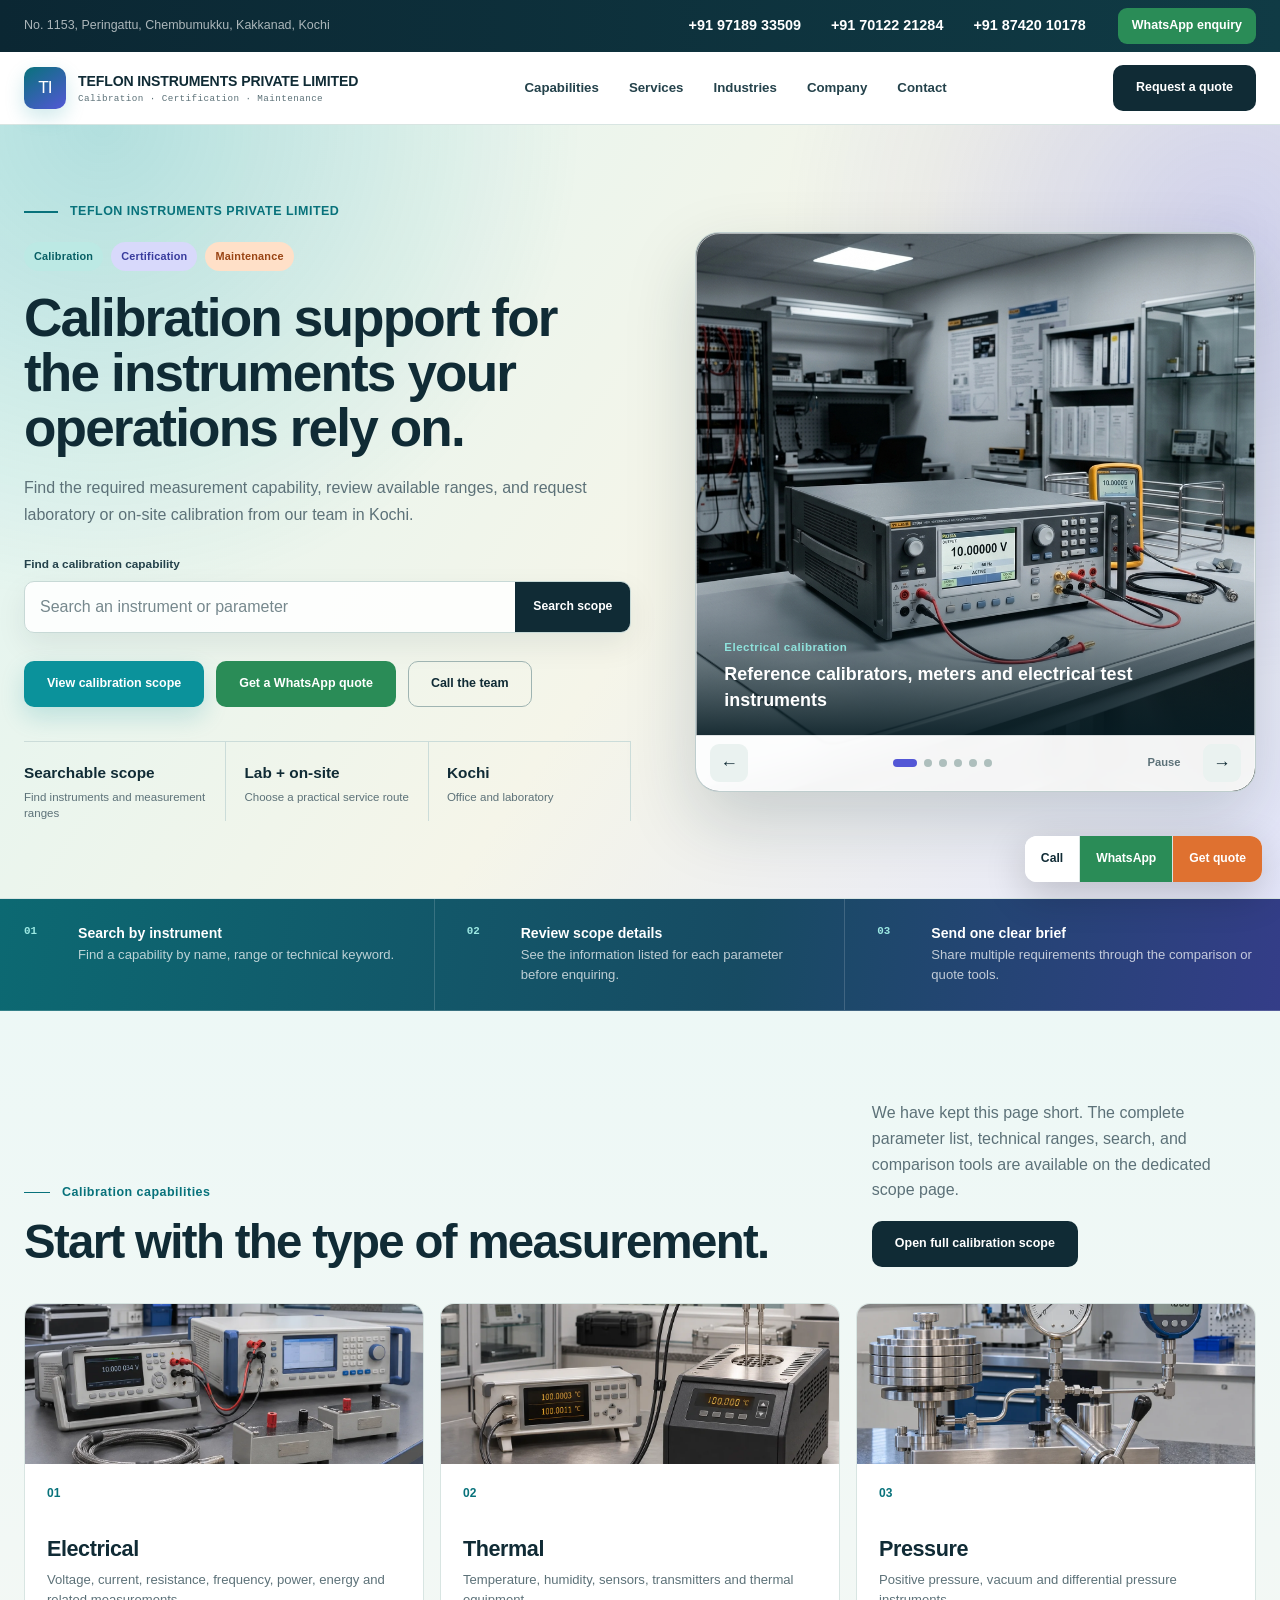
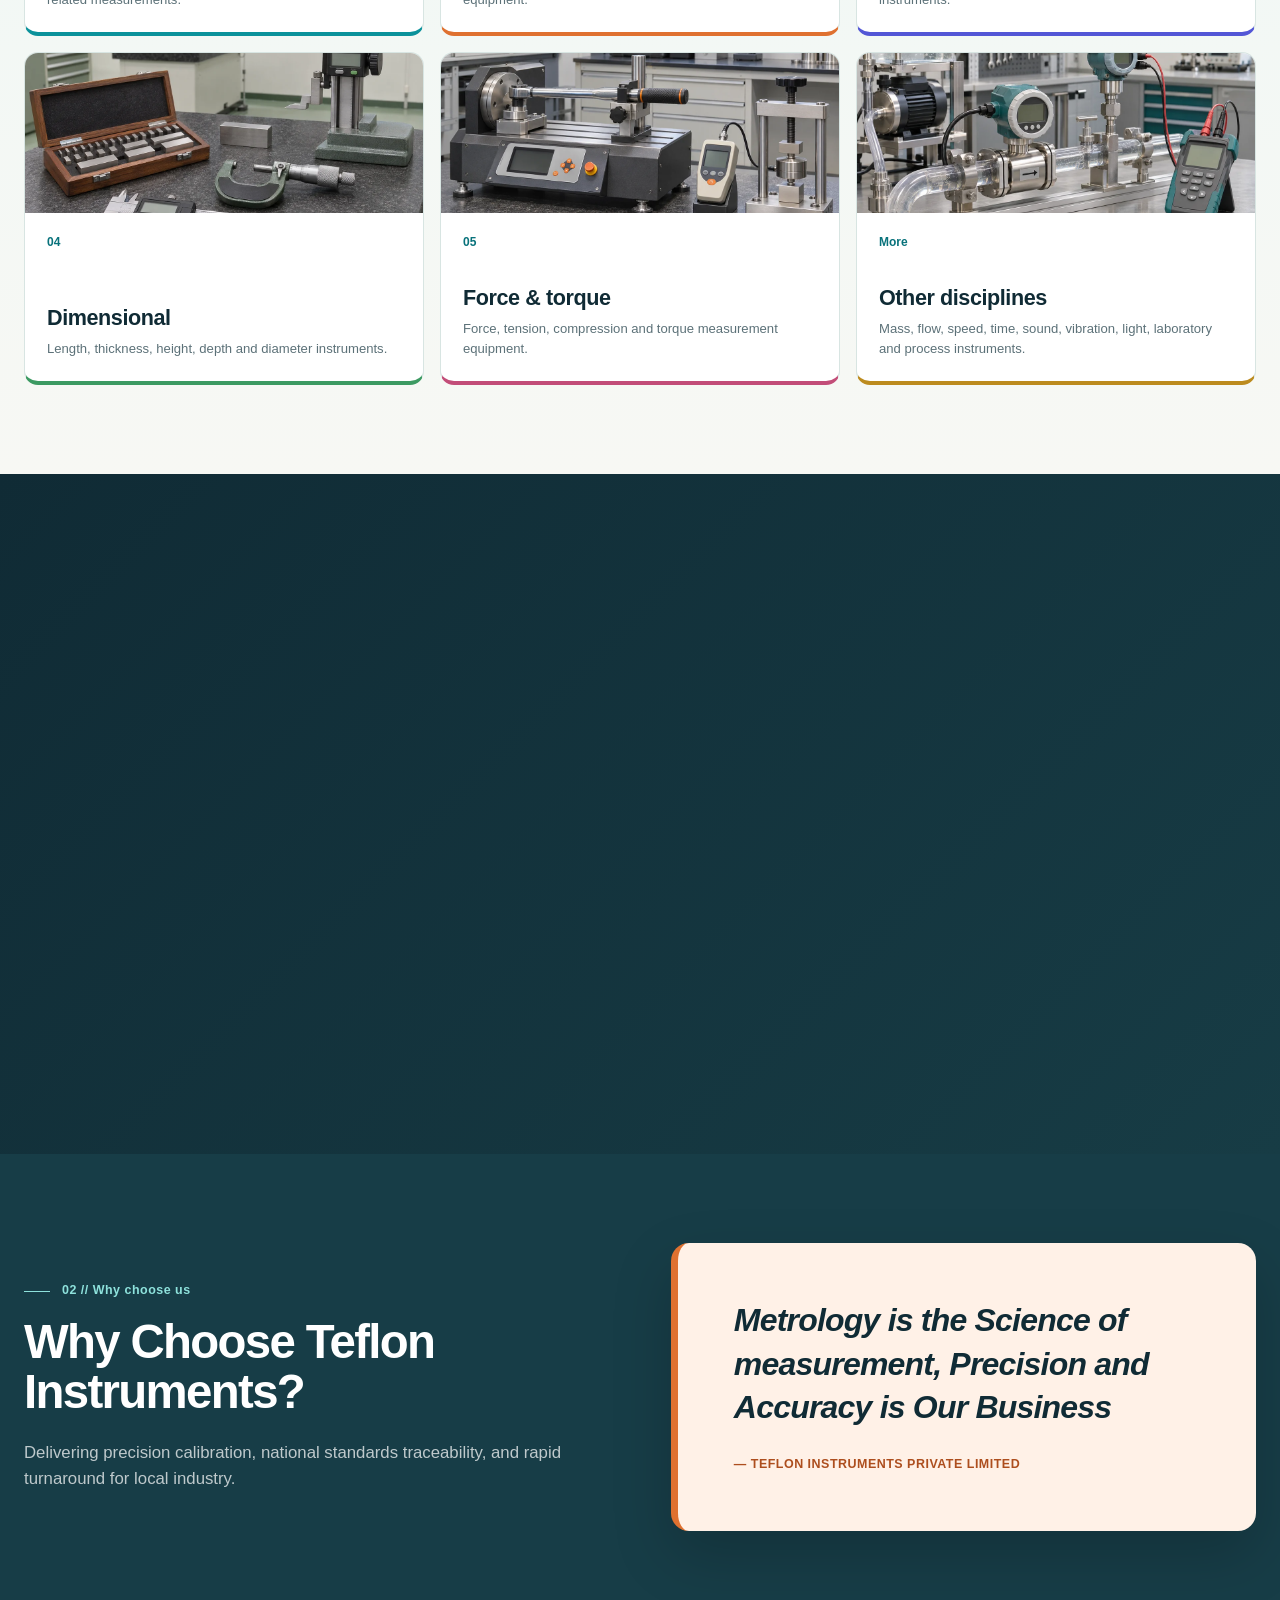
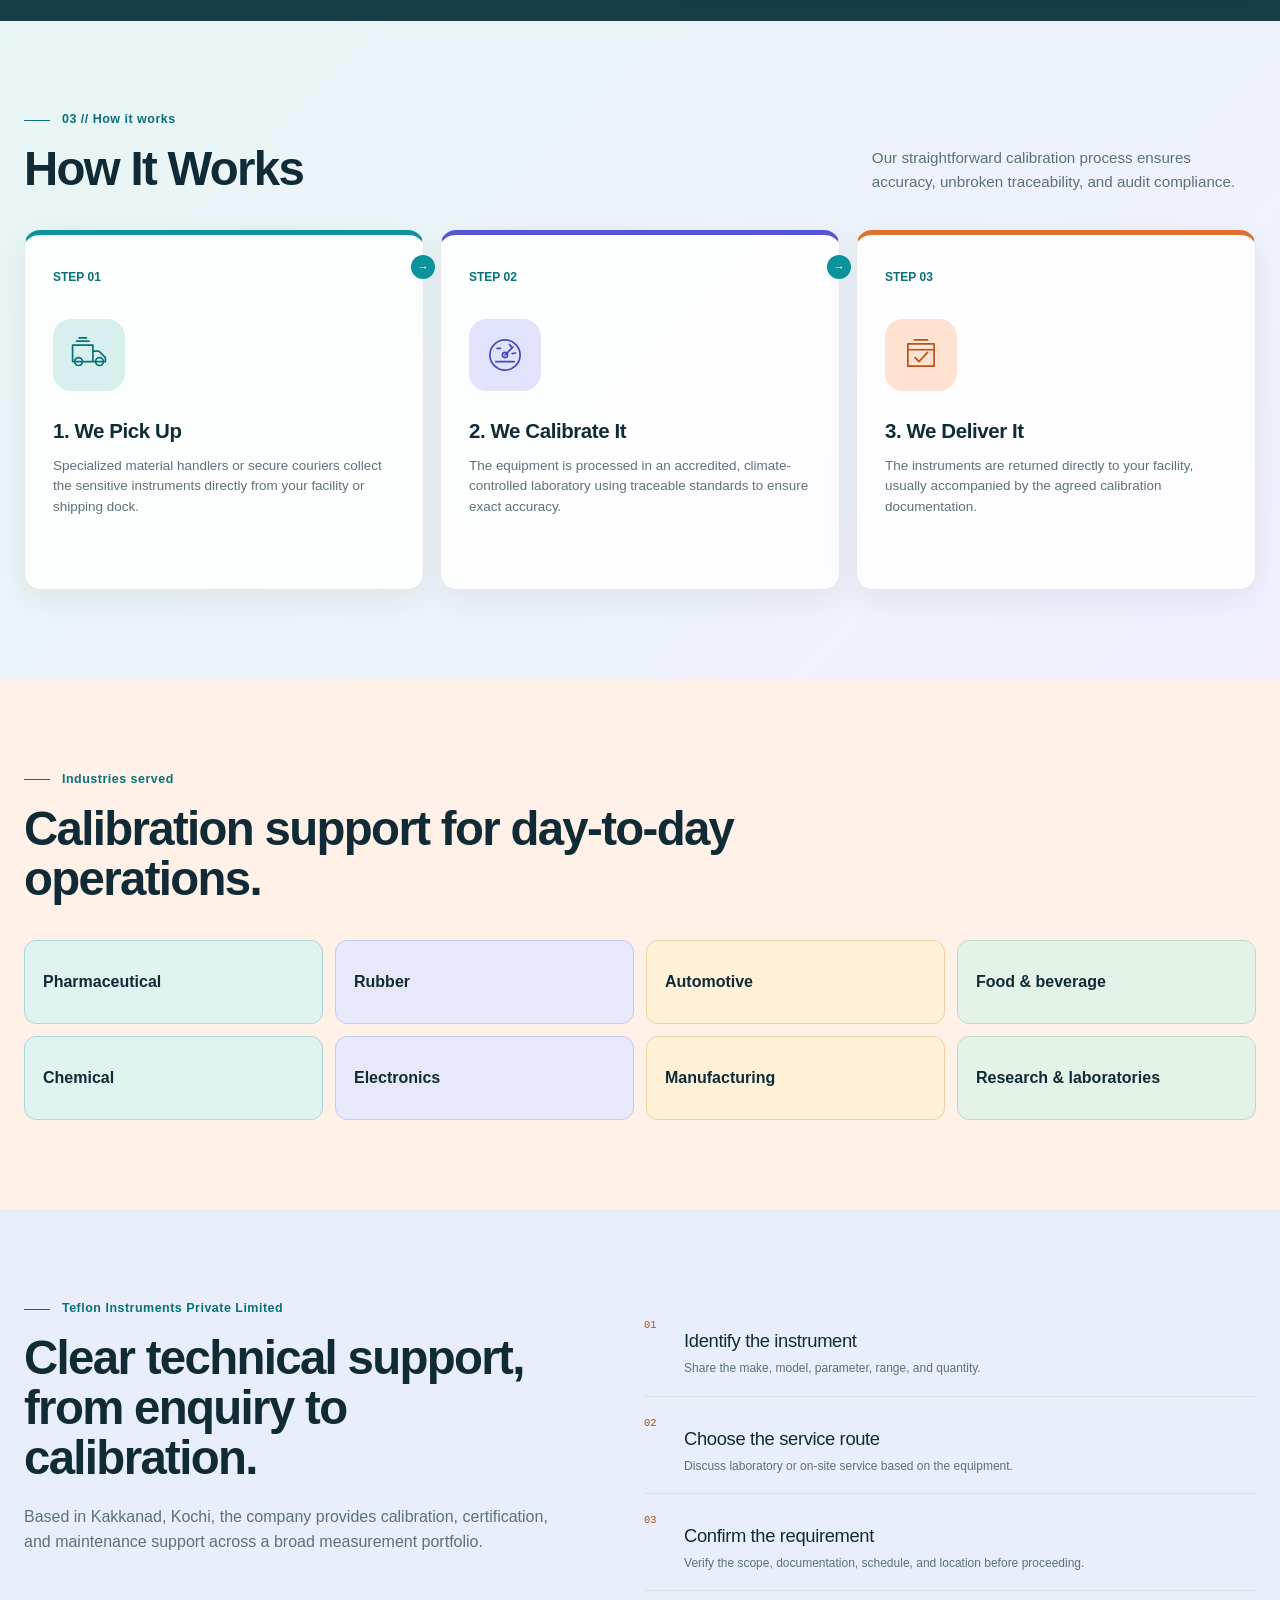
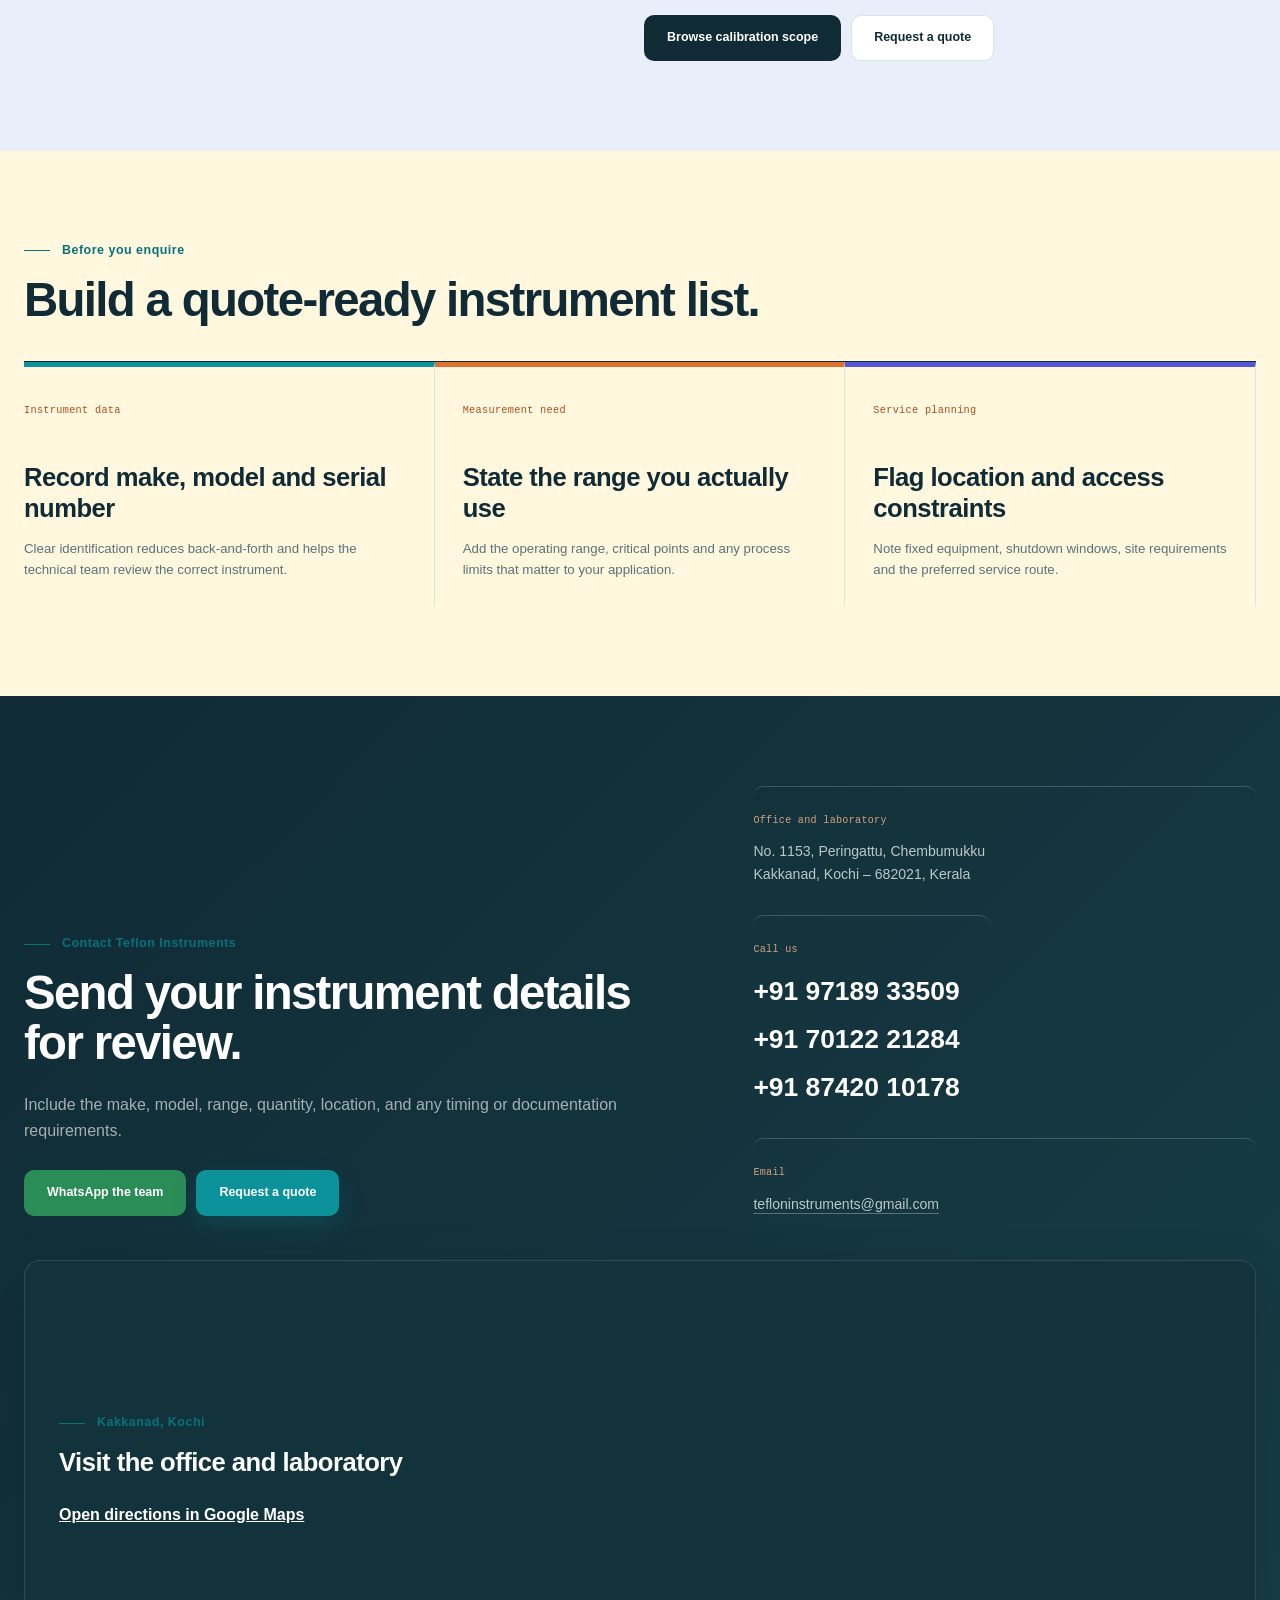
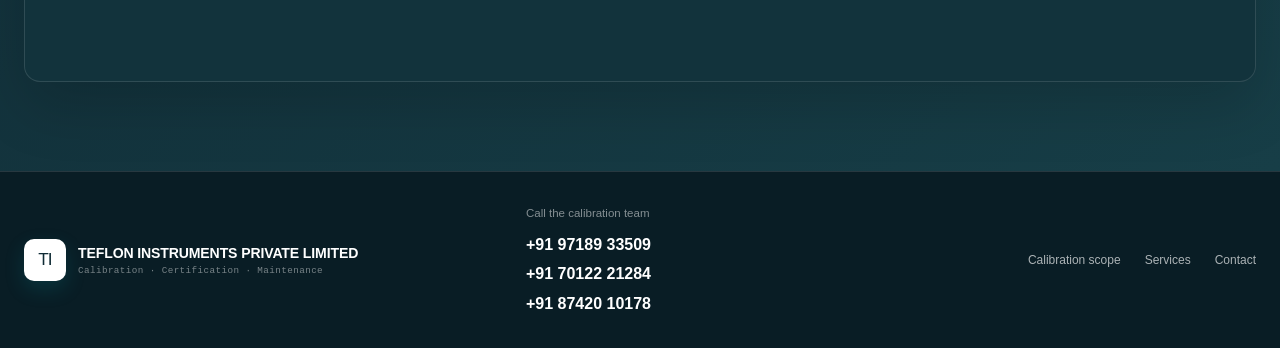
<file: callibration/index.html>
<!doctype html>
<html lang="en">
<head>
  <meta charset="utf-8">
  <meta name="viewport" content="width=device-width, initial-scale=1">
  <title>Teflon Instruments Private Limited | Calibration Services in Kochi</title>
  <meta name="description" content="Explore calibration capabilities across electrical, thermal, pressure, dimensional, mass, flow and other measurement disciplines. Request a technical quote from Teflon Instruments in Kochi.">
  <meta name="theme-color" content="#15201d">
  <link rel="icon" href="favicon.svg" type="image/svg+xml">
  <link rel="stylesheet" href="styles.css">
  <script src="parameters-data.js" defer></script>
  <script src="app.js" defer></script>
</head>
<body class="home-page">
  <a class="skip-link" href="#main-content">Skip to content</a>

  <div class="contact-priority-bar">
    <div class="shell priority-inner">
      <span class="priority-label">No. 1153, Peringattu, Chembumukku, Kakkanad, Kochi</span>
      <div class="priority-numbers"><a href="tel:+919718933509">+91 97189 33509</a><a href="tel:+917012221284">+91 70122 21284</a><a href="tel:+918742010178">+91 87420 10178</a></div>
      <a class="priority-whatsapp" href="https://wa.me/919718933509" target="_blank" rel="noopener">WhatsApp enquiry</a>
    </div>
  </div>

  <header class="site-header" id="site-header">
    <div class="shell header-inner">
      <a class="brand" href="#home" aria-label="Teflon Instruments home">
        <span class="brand-mark" aria-hidden="true">TI</span>
        <span class="brand-copy"><strong>TEFLON INSTRUMENTS PRIVATE LIMITED</strong><small>Calibration · Certification · Maintenance</small></span>
      </a>
      <button class="menu-toggle" id="menu-toggle" type="button" aria-expanded="false" aria-controls="main-nav"><span></span><span></span><span></span><b class="sr-only">Menu</b></button>
      <nav class="main-nav" id="main-nav" aria-label="Primary navigation">
        <a href="capabilities.html">Capabilities</a><a href="#service-options">Services</a><a href="#industries">Industries</a><a href="#about">Company</a><a href="#contact">Contact</a>
      </nav>
      <button class="button button-dark header-cta open-quote" type="button">Request a quote</button>
    </div>
  </header>

  <main id="main-content">
    <section class="hero" id="home">
      <div class="shell hero-grid">
        <div class="hero-copy">
          <p class="eyebrow"><span>TEFLON INSTRUMENTS PRIVATE LIMITED</span></p>
          <div class="service-tags" aria-label="Services"><span>Calibration</span><span>Certification</span><span>Maintenance</span></div>
          <h1>Calibration support for the instruments your operations rely on.</h1>
          <p class="hero-lede">Find the required measurement capability, review available ranges, and request laboratory or on-site calibration from our team in Kochi.</p>
          <form class="hero-scope-search" action="capabilities.html" method="get"><label for="hero-search">Find a calibration capability</label><div><input id="hero-search" name="q" type="search" placeholder="Search an instrument or parameter"><button type="submit">Search scope</button></div></form>
          <div class="hero-actions"><a class="button button-copper" href="capabilities.html">View calibration scope</a><a class="button button-whatsapp" href="https://wa.me/919718933509" target="_blank" rel="noopener">Get a WhatsApp quote</a><a class="button button-ghost" href="tel:+919718933509">Call the team</a></div>
          <dl class="hero-stats"><div><dt>Searchable scope</dt><dd>Find instruments and measurement ranges</dd></div><div><dt>Lab + on-site</dt><dd>Choose a practical service route</dd></div><div><dt>Kochi</dt><dd>Office and laboratory</dd></div></dl>
        </div>
        <div class="instrument-carousel" id="instrument-carousel" role="region" aria-roledescription="carousel" aria-label="Calibration instruments">
          <div class="instrument-slides" aria-live="off">
            <figure class="instrument-slide is-active" aria-hidden="false"><img src="assets/images/fluke_calibrator.png" alt="Reference electrical calibrator on a laboratory bench" width="1024" height="1024" fetchpriority="high"><figcaption><span>Electrical calibration</span><strong>Reference calibrators, meters and electrical test instruments</strong></figcaption></figure>
            <figure class="instrument-slide" aria-hidden="true"><img src="assets/images/dry_block.png" alt="Digital dry block used for temperature calibration" width="1024" height="1024"><figcaption><span>Temperature calibration</span><strong>Dry blocks, sensors, indicators and temperature equipment</strong></figcaption></figure>
            <figure class="instrument-slide" aria-hidden="true"><img src="assets/images/deadweight_tester.png" alt="Deadweight pressure tester with reference gauge" width="1024" height="1024"><figcaption><span>Pressure calibration</span><strong>Pressure gauges, transmitters and vacuum instruments</strong></figcaption></figure>
            <figure class="instrument-slide" aria-hidden="true"><img src="assets/images/vernier_micrometer.png" alt="Vernier caliper and micrometer for dimensional measurement" width="1024" height="1024"><figcaption><span>Dimensional metrology</span><strong>Calipers, micrometers, gauges and dimensional tools</strong></figcaption></figure>
            <figure class="instrument-slide" aria-hidden="true"><img src="assets/images/torque_wrench.png" alt="Torque wrench prepared for calibration" width="1024" height="1024"><figcaption><span>Force and torque</span><strong>Torque tools, load cells and force measurement equipment</strong></figcaption></figure>
            <figure class="instrument-slide" aria-hidden="true"><img src="assets/images/flow_meter.png" alt="Flow measurement reference equipment in a laboratory" width="1024" height="1024"><figcaption><span>Flow and process</span><strong>Flow meters, process transmitters and loop instruments</strong></figcaption></figure>
          </div>
          <div class="carousel-toolbar">
            <button class="carousel-arrow carousel-prev" type="button" aria-label="Previous instrument">←</button>
            <div class="carousel-dots" aria-label="Choose instrument slide"></div>
            <button class="carousel-toggle" type="button" aria-pressed="false" aria-label="Pause instrument slideshow">Pause</button>
            <button class="carousel-arrow carousel-next" type="button" aria-label="Next instrument">→</button>
          </div>
        </div>
      </div>
    </section>

    <section class="proof-band" aria-label="Service overview">
      <div class="shell proof-grid">
        <div><span class="proof-index">01</span><p><strong>Search by instrument</strong><br>Find a capability by name, range or technical keyword.</p></div>
        <div><span class="proof-index">02</span><p><strong>Review scope details</strong><br>See the information listed for each parameter before enquiring.</p></div>
        <div><span class="proof-index">03</span><p><strong>Send one clear brief</strong><br>Share multiple requirements through the comparison or quote tools.</p></div>
      </div>
    </section>

    <section class="section capability-summary-section" id="capabilities">
      <div class="shell">
        <div class="section-heading split-heading"><div><p class="eyebrow">Calibration capabilities</p><h2>Start with the type of measurement.</h2></div><div class="section-side"><p>We have kept this page short. The complete parameter list, technical ranges, search, and comparison tools are available on the dedicated scope page.</p><a class="button button-dark" href="capabilities.html">Open full calibration scope</a></div></div>
        <div class="capability-summary-grid capability-image-grid">
          <a href="parameter-detail.html?disc=electrical"><img src="assets/images/catalog-electrical-v2.webp" alt="Electrical calibration workbench" width="1200" height="900" loading="lazy"><div><span>01</span><h3>Electrical</h3><p>Voltage, current, resistance, frequency, power, energy and related measurements.</p></div></a>
          <a href="parameter-detail.html?disc=thermal"><img src="assets/images/catalog-thermal-v2.webp" alt="Temperature calibration workbench" width="1200" height="900" loading="lazy"><div><span>02</span><h3>Thermal</h3><p>Temperature, humidity, sensors, transmitters and thermal equipment.</p></div></a>
          <a href="parameter-detail.html?disc=pressure"><img src="assets/images/catalog-pressure-v2.webp" alt="Pressure calibration workbench" width="1200" height="900" loading="lazy"><div><span>03</span><h3>Pressure</h3><p>Positive pressure, vacuum and differential pressure instruments.</p></div></a>
          <a href="parameter-detail.html?disc=dimensional"><img src="assets/images/catalog-dimensional-v2.webp" alt="Dimensional metrology instruments" width="1200" height="900" loading="lazy"><div><span>04</span><h3>Dimensional</h3><p>Length, thickness, height, depth and diameter instruments.</p></div></a>
          <a href="parameter-detail.html?disc=force-torque"><img src="assets/images/catalog-force-torque-v2.webp" alt="Force and torque calibration workbench" width="1200" height="900" loading="lazy"><div><span>05</span><h3>Force &amp; torque</h3><p>Force, tension, compression and torque measurement equipment.</p></div></a>
          <a href="capabilities.html"><img src="assets/images/catalog-process-flow-v2.webp" alt="Flow and process instrument calibration" width="1200" height="900" loading="lazy"><div><span>More</span><h3>Other disciplines</h3><p>Mass, flow, speed, time, sound, vibration, light, laboratory and process instruments.</p></div></a>
        </div>
      </div>
    </section>

    <section class="section service-section" id="service-options">
      <div class="shell">
        <div class="section-heading split-heading"><div><p class="eyebrow eyebrow-light">Plan the service</p><h2>Choose the route that fits the instrument.</h2></div><p>Start with the equipment, operating range and location. The appropriate service route can then be discussed with the team.</p></div>
        <div class="service-grid">
          <article class="service-card service-card-featured"><p class="card-index">01 / Laboratory</p><h3>Send instruments to the Kochi facility</h3><p>Use this route for portable equipment that can be removed from service and transported for calibration.</p><button class="arrow-link open-quote" type="button" data-service="Laboratory calibration">Discuss laboratory calibration <span>↗</span></button></article>
          <article class="service-card"><p class="card-index">02 / On-site</p><h3>Ask about calibration at your facility</h3><p>For fixed assets or equipment where transport is impractical. Share the site, asset list and access constraints for review.</p><button class="arrow-link open-quote" type="button" data-service="On-site calibration">Discuss on-site calibration <span>↗</span></button></article>
          <aside class="service-note"><p class="eyebrow eyebrow-light">Prepare your request</p><ul class="check-list"><li>Instrument make and model</li><li>Measurement range and quantity</li><li>Required service location</li><li>Documentation or timing needs</li></ul></aside>
        </div>
      </div>
    </section>

    <section class="section why-section" id="why-teflon">
      <div class="shell why-grid">
        <div class="why-copy">
          <p class="eyebrow">02 // Why choose us</p>
          <h2>Why Choose Teflon Instruments?</h2>
          <p>Delivering precision calibration, national standards traceability, and rapid turnaround for local industry.</p>
        </div>
        <blockquote class="why-quote">
          <p>Metrology is the Science of measurement, Precision and Accuracy is Our Business</p>
          <cite>— TEFLON INSTRUMENTS PRIVATE LIMITED</cite>
        </blockquote>
      </div>
    </section>

    <section class="section process-section" id="process">
      <div class="shell">
        <div class="section-heading split-heading"><div><p class="eyebrow">03 // How it works</p><h2>How It Works</h2></div><p>Our straightforward calibration process ensures accuracy, unbroken traceability, and audit compliance.</p></div>
        <ol class="process-grid">
          <li><span>STEP 01</span><div class="process-icon" aria-hidden="true"><svg viewBox="0 0 64 64" role="img"><path d="M7 17h31v25H7zM38 26h9l10 10v6H38z"/><path d="M16 48a6 6 0 1 0 0-12 6 6 0 0 0 0 12Zm32 0a6 6 0 1 0 0-12 6 6 0 0 0 0 12Z"/><path d="M13 11h19M17 6h11"/></svg></div><h3>1. We Pick Up</h3><p>Specialized material handlers or secure couriers collect the sensitive instruments directly from your facility or shipping dock.</p></li>
          <li><span>STEP 02</span><div class="process-icon" aria-hidden="true"><svg viewBox="0 0 64 64" role="img"><circle cx="32" cy="32" r="23"/><path d="M32 32 44 20M18 42h28M20 22h5M39 16l3 4M48 29l-5 1"/><circle cx="32" cy="32" r="4"/></svg></div><h3>2. We Calibrate It</h3><p>The equipment is processed in an accredited, climate-controlled laboratory using traceable standards to ensure exact accuracy.</p></li>
          <li><span>STEP 03</span><div class="process-icon" aria-hidden="true"><svg viewBox="0 0 64 64" role="img"><path d="M12 15h40v34H12zM12 24h40"/><path d="m23 36 6 6 13-14M22 9h20"/></svg></div><h3>3. We Deliver It</h3><p>The instruments are returned directly to your facility, usually accompanied by the agreed calibration documentation.</p></li>
        </ol>
      </div>
    </section>

    <section class="section industries-section" id="industries">
      <div class="shell">
        <div class="section-heading compact-heading"><p class="eyebrow">Industries served</p><h2>Calibration support for day-to-day operations.</h2></div>
        <div class="industry-list" aria-label="Industries served"><span>Pharmaceutical</span><span>Rubber</span><span>Automotive</span><span>Food &amp; beverage</span><span>Chemical</span><span>Electronics</span><span>Manufacturing</span><span>Research &amp; laboratories</span></div>
      </div>
    </section>

    <section class="section about-section" id="about">
      <div class="shell about-grid about-grid-text">
        <div class="about-intro"><p class="eyebrow">Teflon Instruments Private Limited</p><h2>Clear technical support, from enquiry to calibration.</h2><p>Based in Kakkanad, Kochi, the company provides calibration, certification, and maintenance support across a broad measurement portfolio.</p></div>
        <div class="about-copy"><div class="principles"><div><span>01</span><h3>Identify the instrument</h3><p>Share the make, model, parameter, range, and quantity.</p></div><div><span>02</span><h3>Choose the service route</h3><p>Discuss laboratory or on-site service based on the equipment.</p></div><div><span>03</span><h3>Confirm the requirement</h3><p>Verify the scope, documentation, schedule, and location before proceeding.</p></div></div><div class="about-actions"><a class="button button-dark" href="capabilities.html">Browse calibration scope</a><button class="button button-outline open-quote" type="button">Request a quote</button></div></div>
      </div>
    </section>

    <section class="section resources-section" id="resources">
      <div class="shell"><div class="section-heading compact-heading"><p class="eyebrow">Before you enquire</p><h2>Build a quote-ready instrument list.</h2></div><div class="resource-grid"><article><span class="resource-type">Instrument data</span><h3>Record make, model and serial number</h3><p>Clear identification reduces back-and-forth and helps the technical team review the correct instrument.</p></article><article><span class="resource-type">Measurement need</span><h3>State the range you actually use</h3><p>Add the operating range, critical points and any process limits that matter to your application.</p></article><article><span class="resource-type">Service planning</span><h3>Flag location and access constraints</h3><p>Note fixed equipment, shutdown windows, site requirements and the preferred service route.</p></article></div></div>
    </section>

    <section class="contact-section" id="contact">
      <div class="shell">
        <div class="contact-grid">
          <div class="contact-copy"><p class="eyebrow eyebrow-light">Contact Teflon Instruments</p><h2>Send your instrument details for review.</h2><p>Include the make, model, range, quantity, location, and any timing or documentation requirements.</p><div class="contact-actions"><a class="button button-whatsapp" href="https://wa.me/919718933509" target="_blank" rel="noopener">WhatsApp the team</a><button class="button button-copper open-quote" type="button">Request a quote</button></div></div>
          <address class="contact-details"><div class="contact-address"><span>Office and laboratory</span><p>No. 1153, Peringattu, Chembumukku<br>Kakkanad, Kochi – 682021, Kerala</p></div><div class="contact-phone-list"><span>Call us</span><p><a href="tel:+919718933509">+91 97189 33509</a><a href="tel:+917012221284">+91 70122 21284</a><a href="tel:+918742010178">+91 87420 10178</a></p></div><div><span>Email</span><p><a href="mailto:tefloninstruments@gmail.com">tefloninstruments@gmail.com</a></p></div></address>
        </div>
        <div class="map-panel"><div class="map-copy"><p class="eyebrow eyebrow-light">Kakkanad, Kochi</p><h3>Visit the office and laboratory</h3><a href="https://www.google.com/maps/search/?api=1&query=No.+1153+Peringattu+Chembumukku+Kakkanad+Kochi+682021" target="_blank" rel="noopener">Open directions in Google Maps</a></div><iframe title="Map showing Teflon Instruments in Kakkanad, Kochi" src="https://maps.google.com/maps?q=No.1153,%20Peringattu,%20Chembumukku,%20Kakkanad,%20Kochi-682021&t=&z=15&ie=UTF8&iwloc=&output=embed" loading="lazy" referrerpolicy="no-referrer-when-downgrade"></iframe></div>
      </div>
    </section>
  </main>

  <footer class="site-footer"><div class="shell footer-grid"><div><a class="brand brand-footer" href="#home"><span class="brand-mark">TI</span><span class="brand-copy"><strong>TEFLON INSTRUMENTS PRIVATE LIMITED</strong><small>Calibration · Certification · Maintenance</small></span></a></div><div class="footer-phones"><span>Call the calibration team</span><a href="tel:+919718933509">+91 97189 33509</a><a href="tel:+917012221284">+91 70122 21284</a><a href="tel:+918742010178">+91 87420 10178</a></div><div class="footer-links"><a href="capabilities.html">Calibration scope</a><a href="#service-options">Services</a><a href="#contact">Contact</a></div></div></footer>

  <dialog class="modal quote-modal" id="quote-modal"><div class="modal-head"><div><p class="eyebrow">Technical enquiry</p><h2>Request a calibration quote</h2></div><button class="icon-button close-dialog" type="button" aria-label="Close quote form">×</button></div><p class="modal-intro">Your details are used to prepare a WhatsApp message for the Teflon Instruments enquiry number. Attached files are not uploaded by this website.</p><form id="quote-form"><input type="hidden" id="quote-context" name="context"><div class="form-grid"><label>Full name<input name="name" type="text" required autocomplete="name"></label><label>Company / institution<input name="company" type="text" required autocomplete="organization"></label><label>Work email<input name="email" type="email" required autocomplete="email"></label><label>Phone number<input name="phone" type="tel" required autocomplete="tel"></label><label>Service route<select name="service"><option>To be discussed</option><option>Laboratory calibration</option><option>On-site calibration</option></select></label><label>Instrument list <span class="label-note">optional; filename noted only</span><input name="file" type="file" accept=".pdf,.csv,.xls,.xlsx,.doc,.docx"></label></div><label>Instruments, ranges and requirements<textarea name="message" rows="5" required placeholder="Example: Two pressure gauges, model…, range 0–10 bar, on-site preferred…"></textarea></label><div class="form-actions"><p>Opens WhatsApp with your enquiry ready to review and send.</p><button class="button button-copper" type="submit">Prepare enquiry</button></div></form></dialog>

  <div class="quick-contact-bar" aria-label="Quick contact"><a href="tel:+919718933509">Call</a><a href="https://wa.me/919718933509" target="_blank" rel="noopener">WhatsApp</a><button class="open-quote" type="button">Get quote</button></div>

  <noscript><div class="noscript">JavaScript is required for catalogue filtering. You can still call <a href="tel:+919718933509">+91 97189 33509</a> or email <a href="mailto:tefloninstruments@gmail.com">tefloninstruments@gmail.com</a>.</div></noscript>
</body>
</html>
</file>
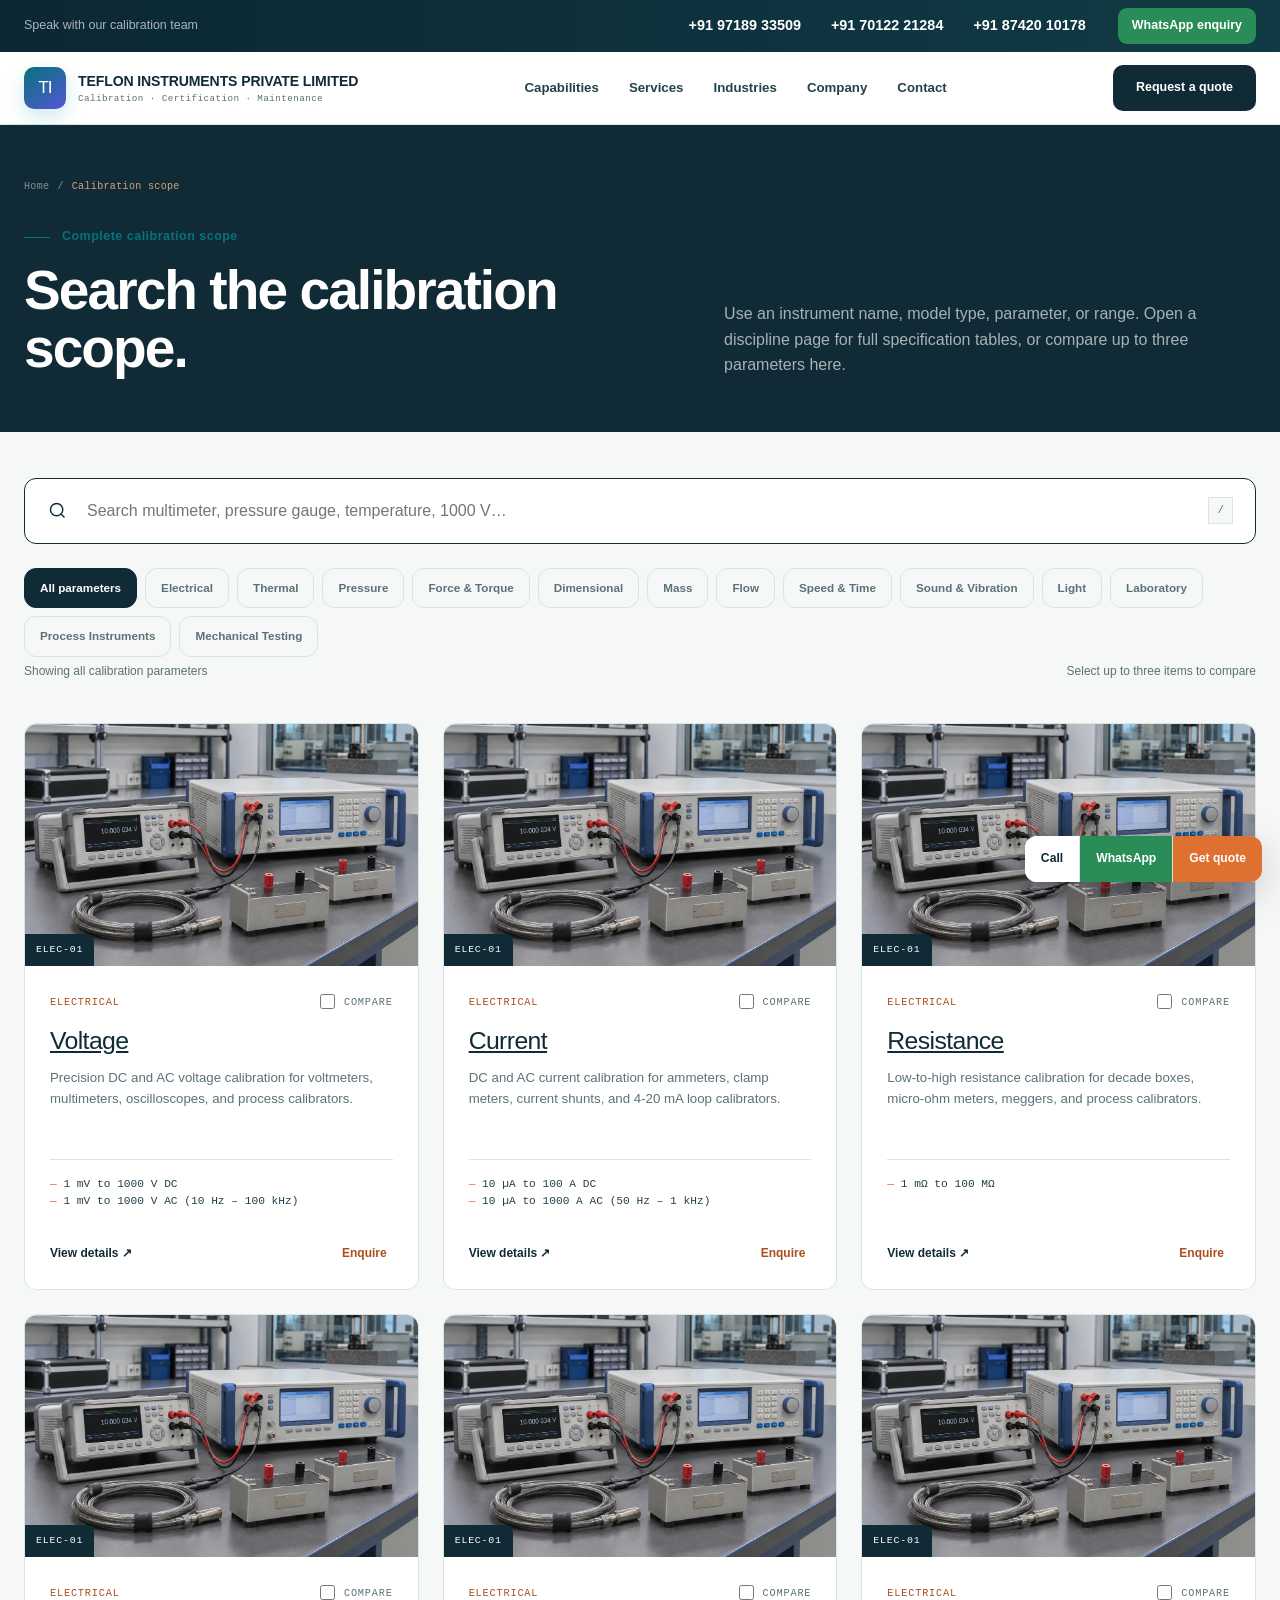
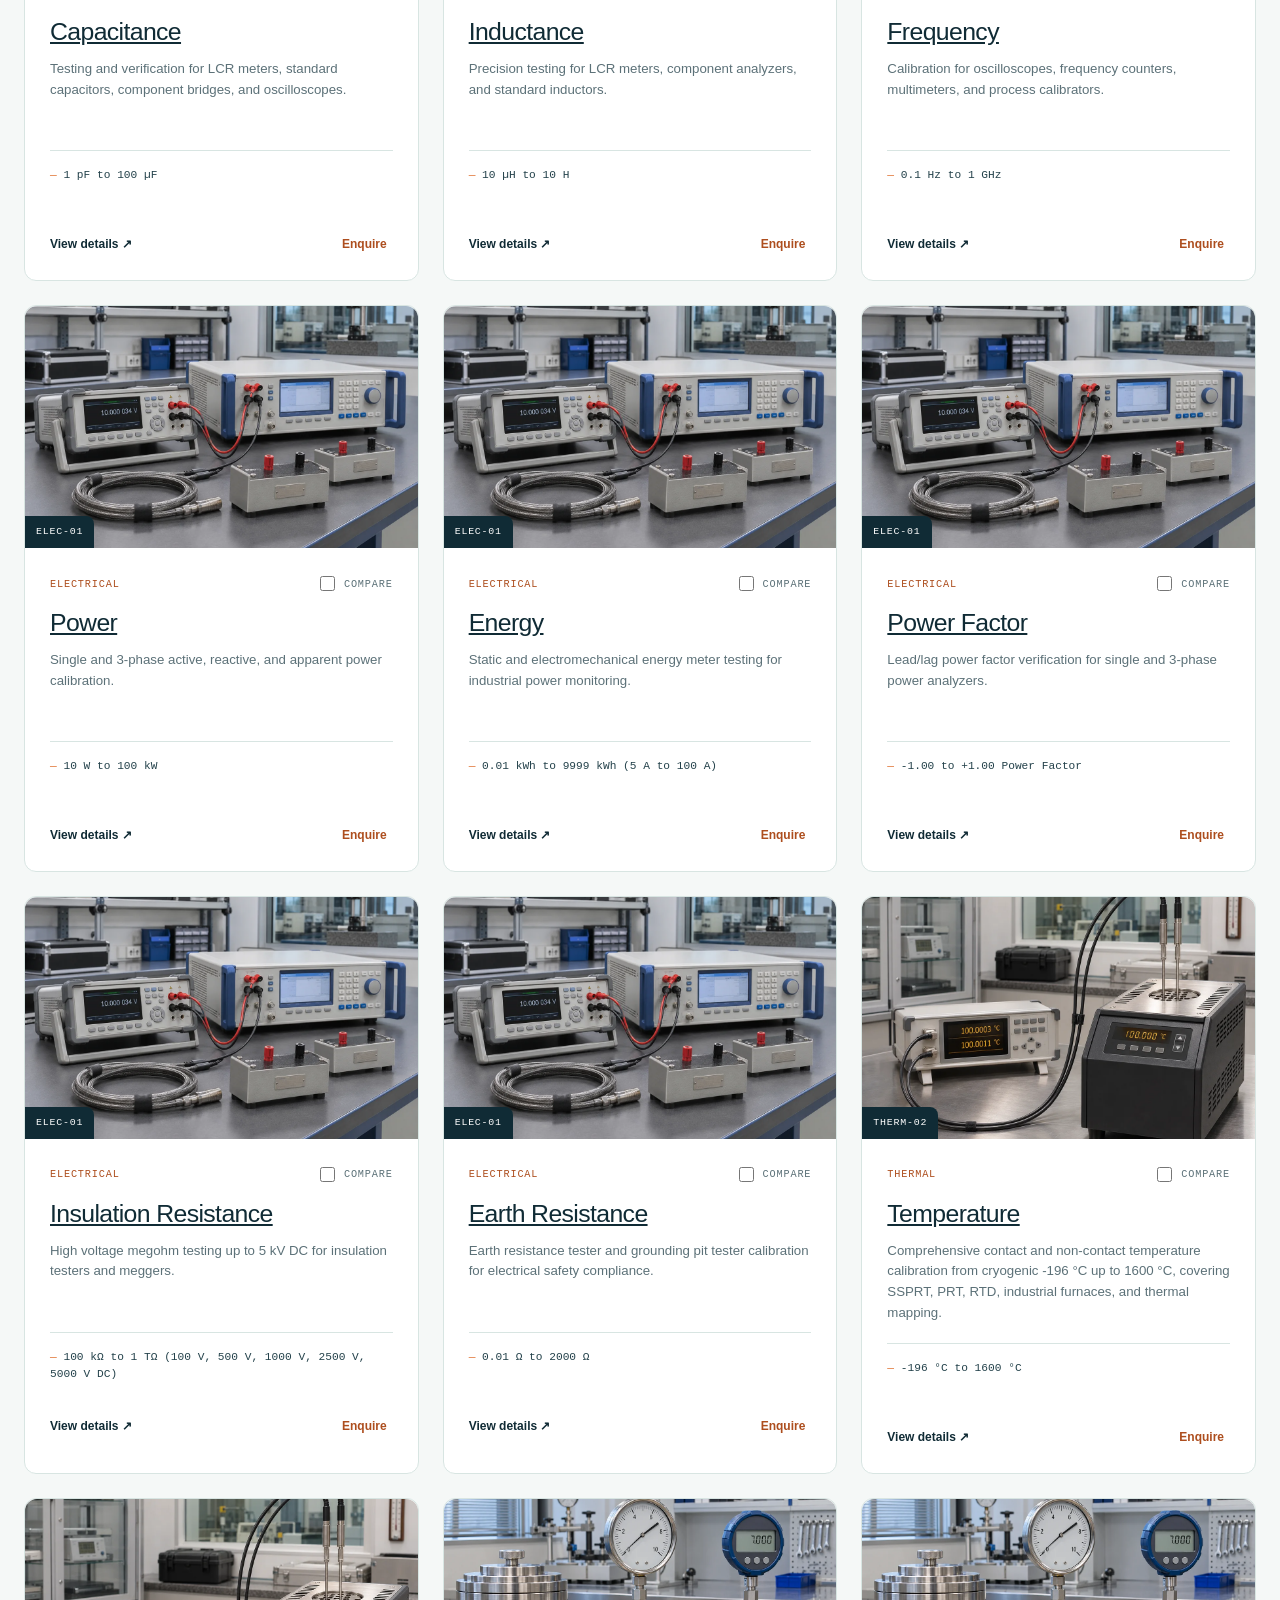
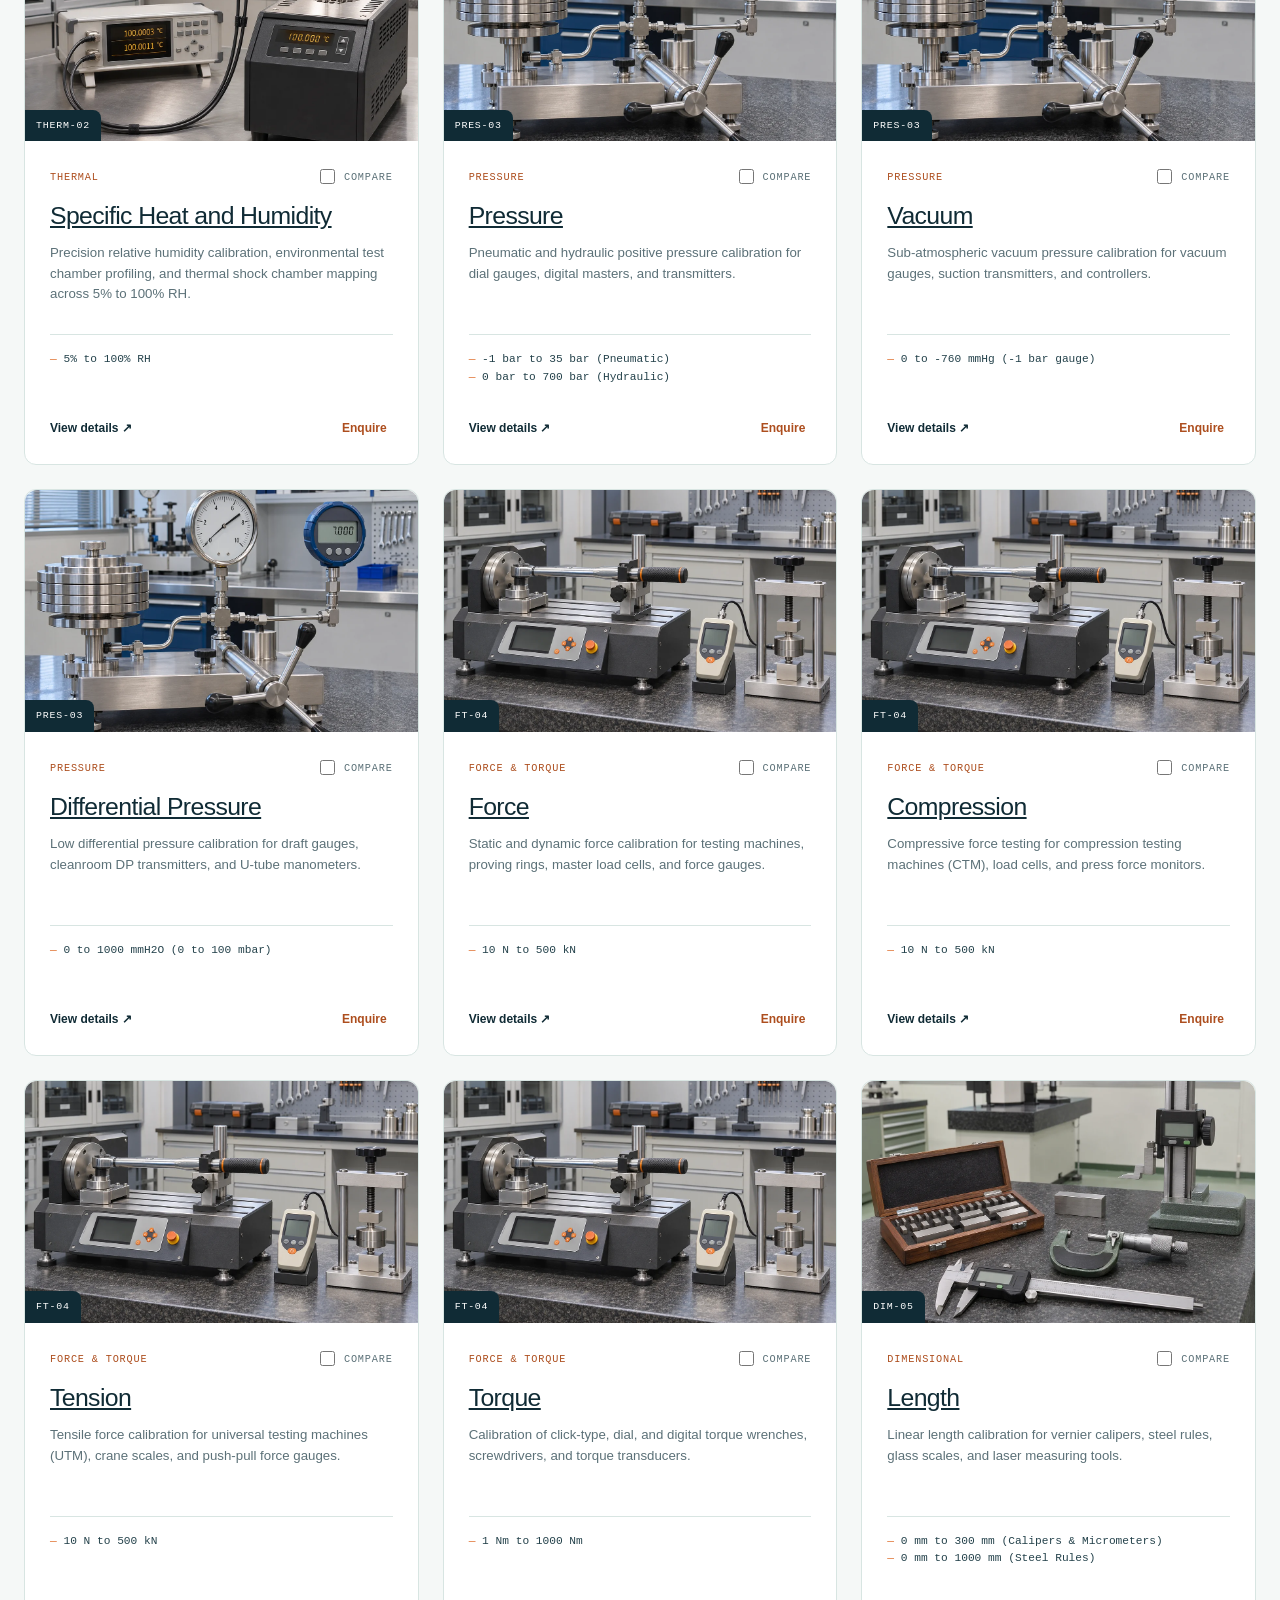
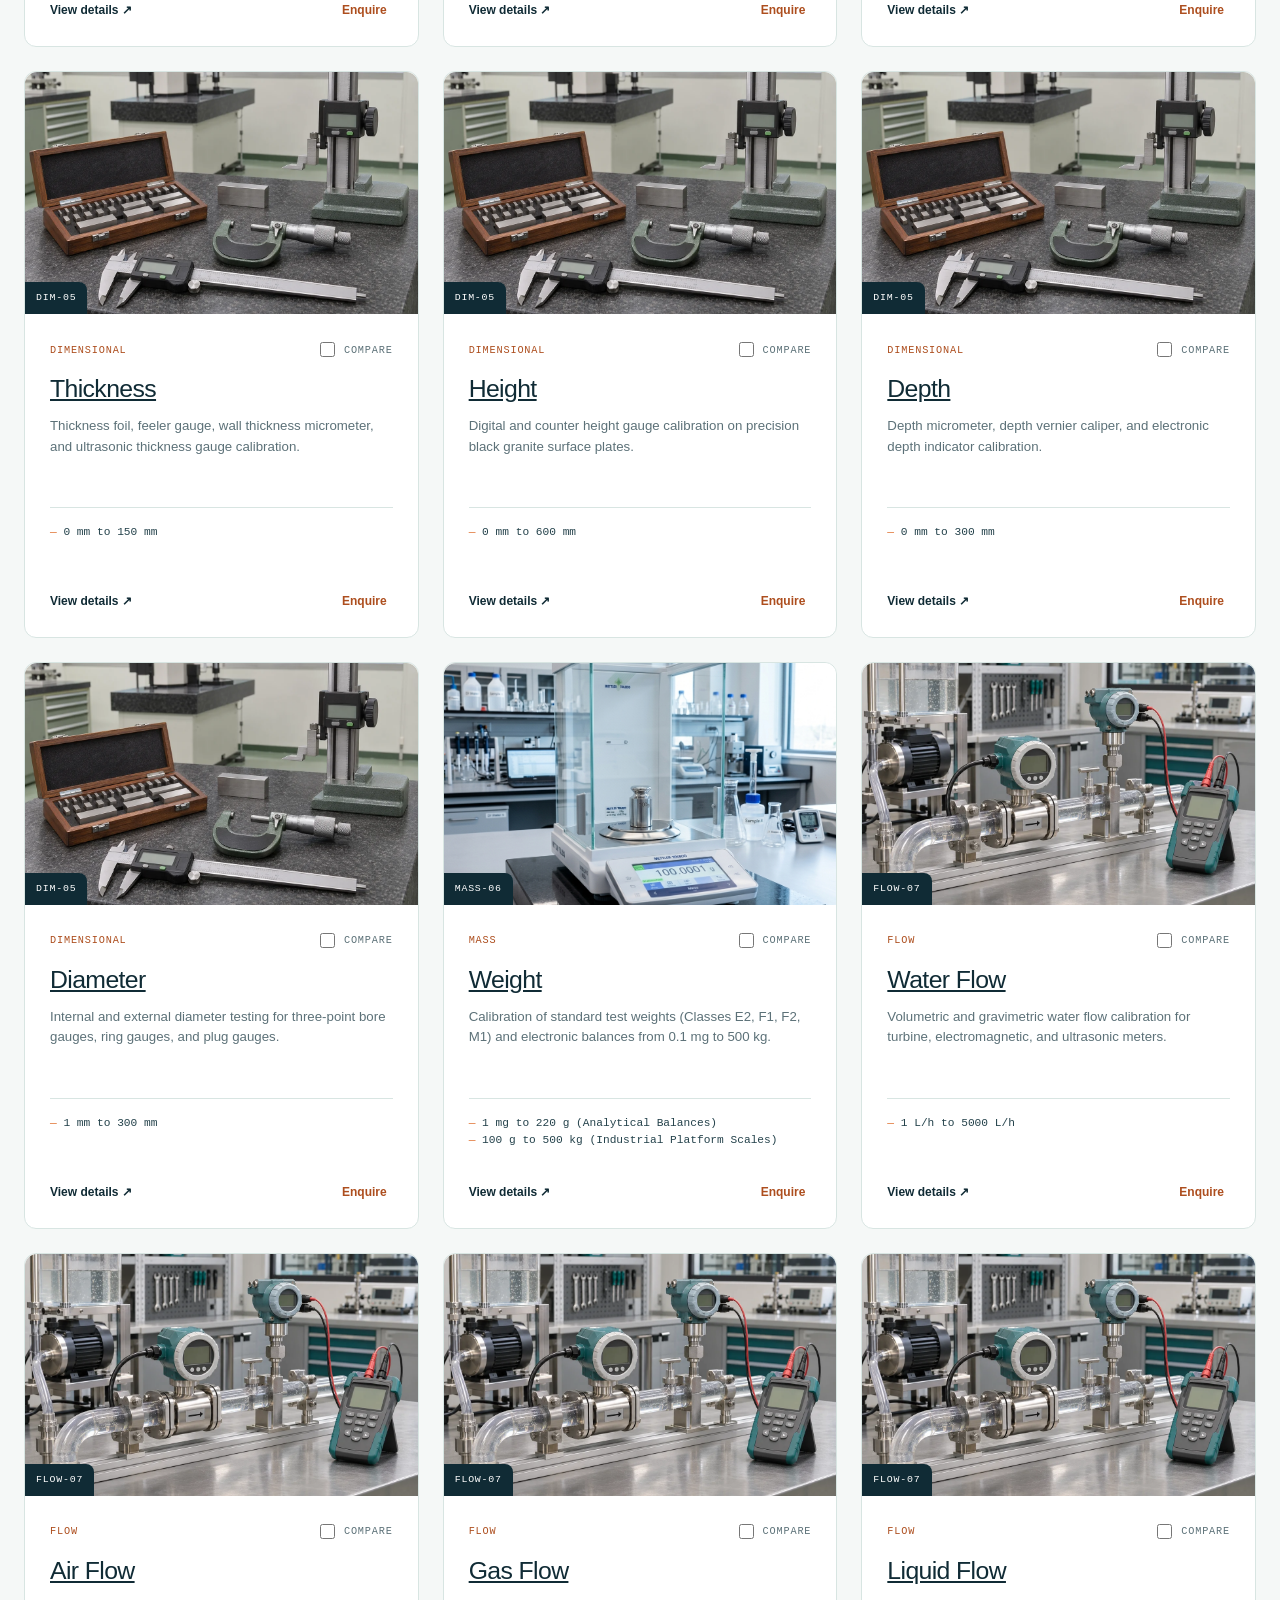
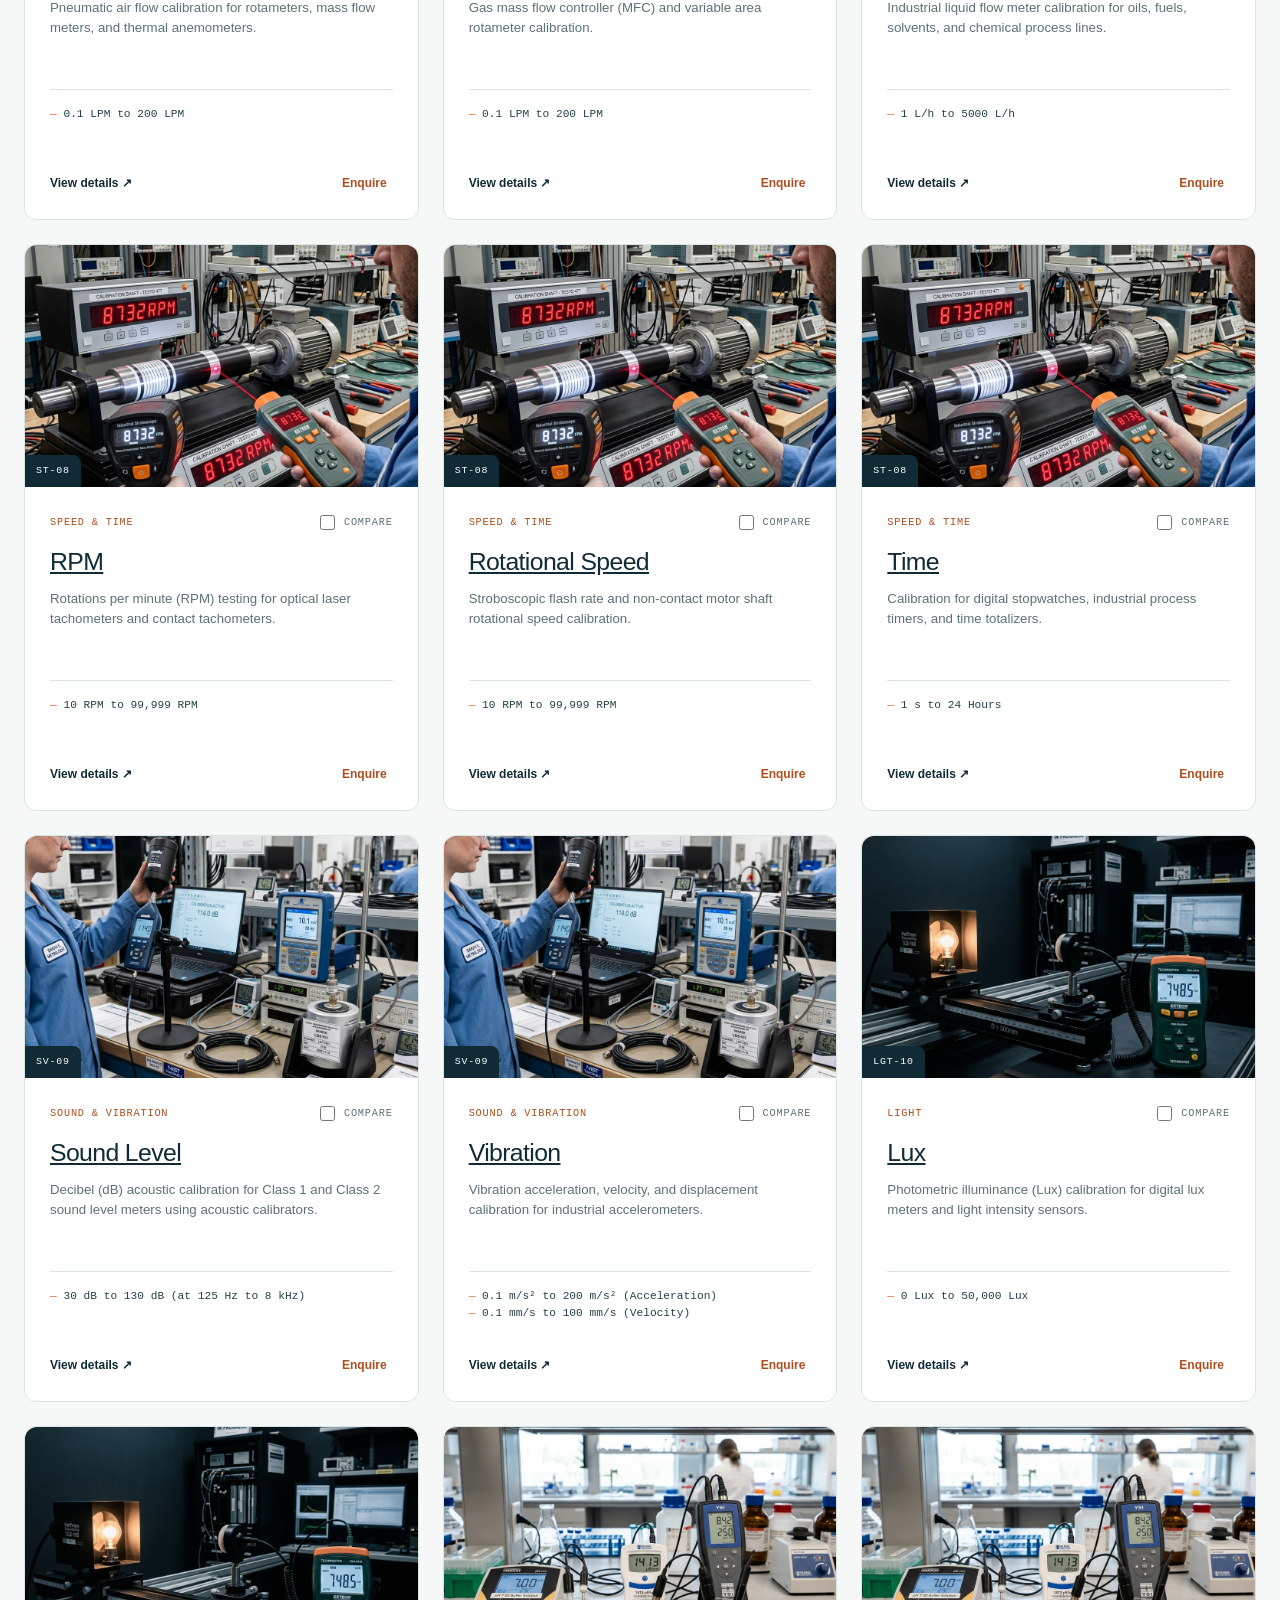
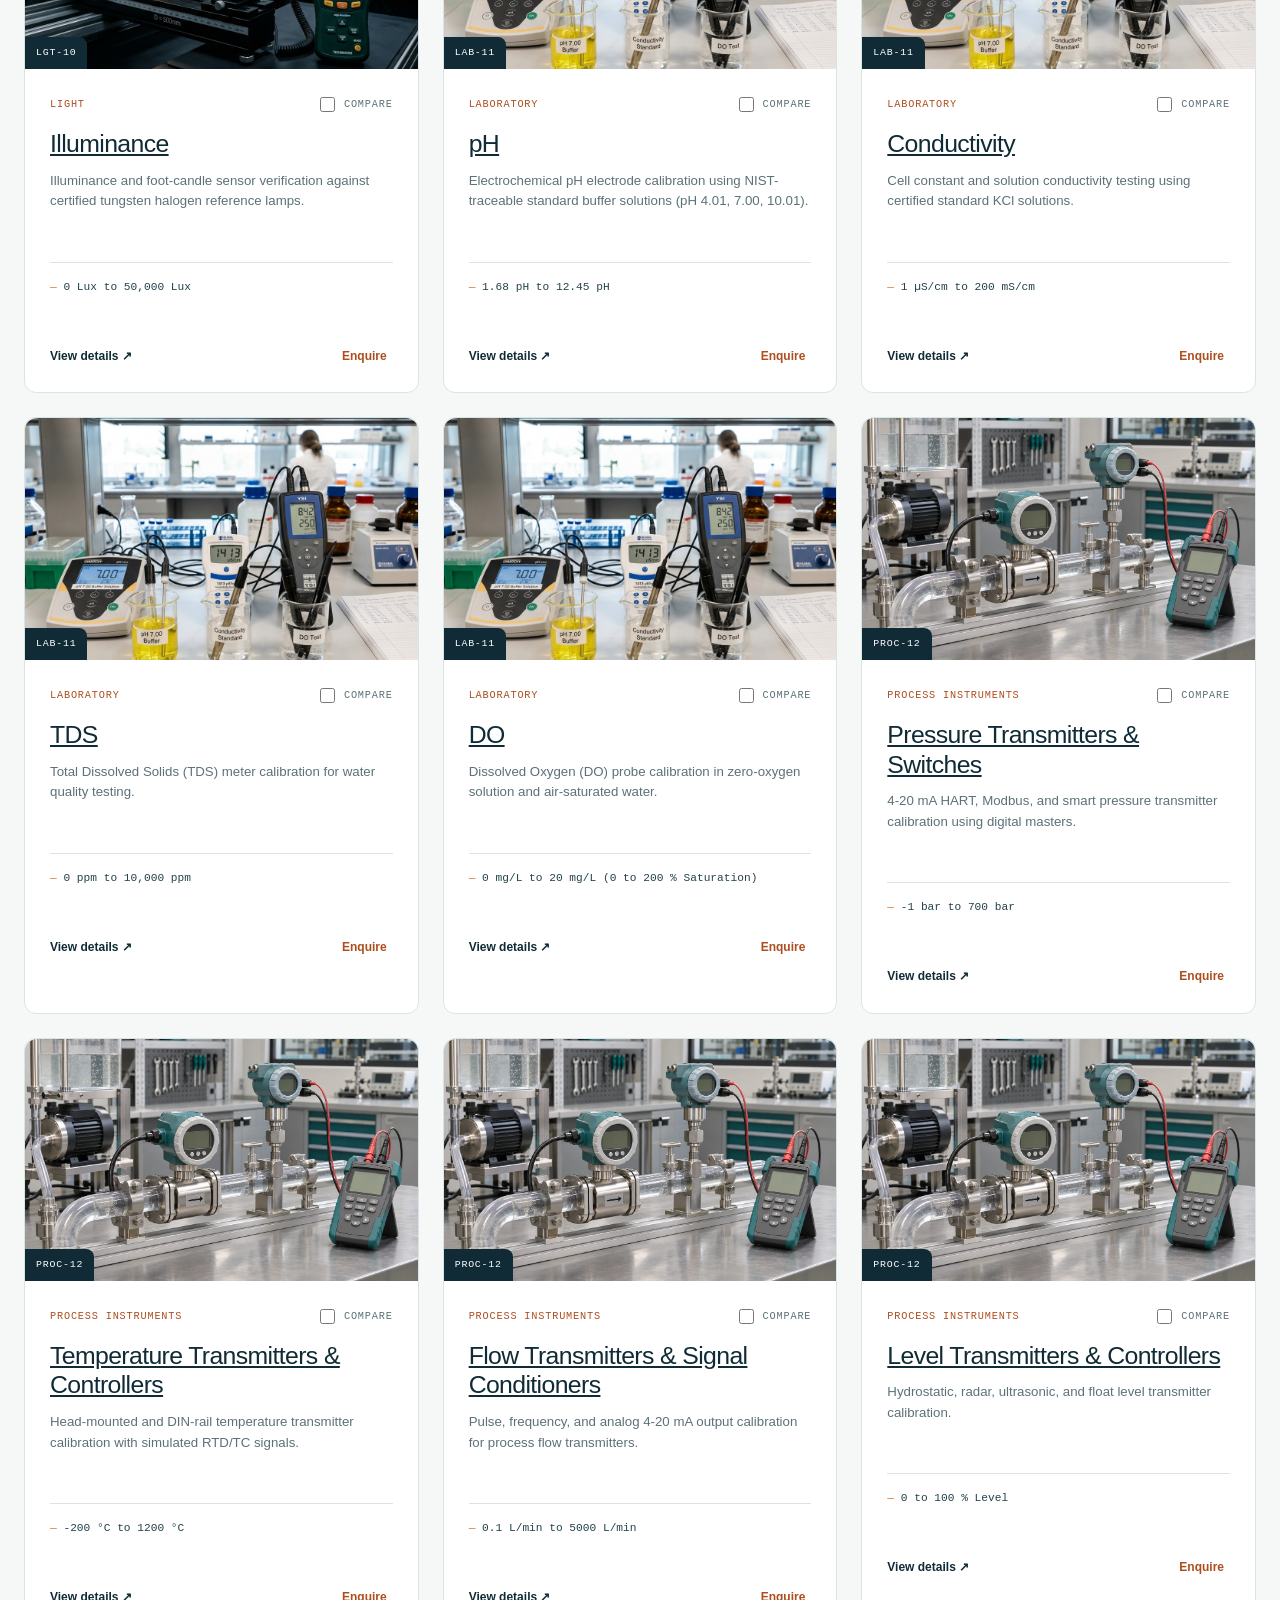
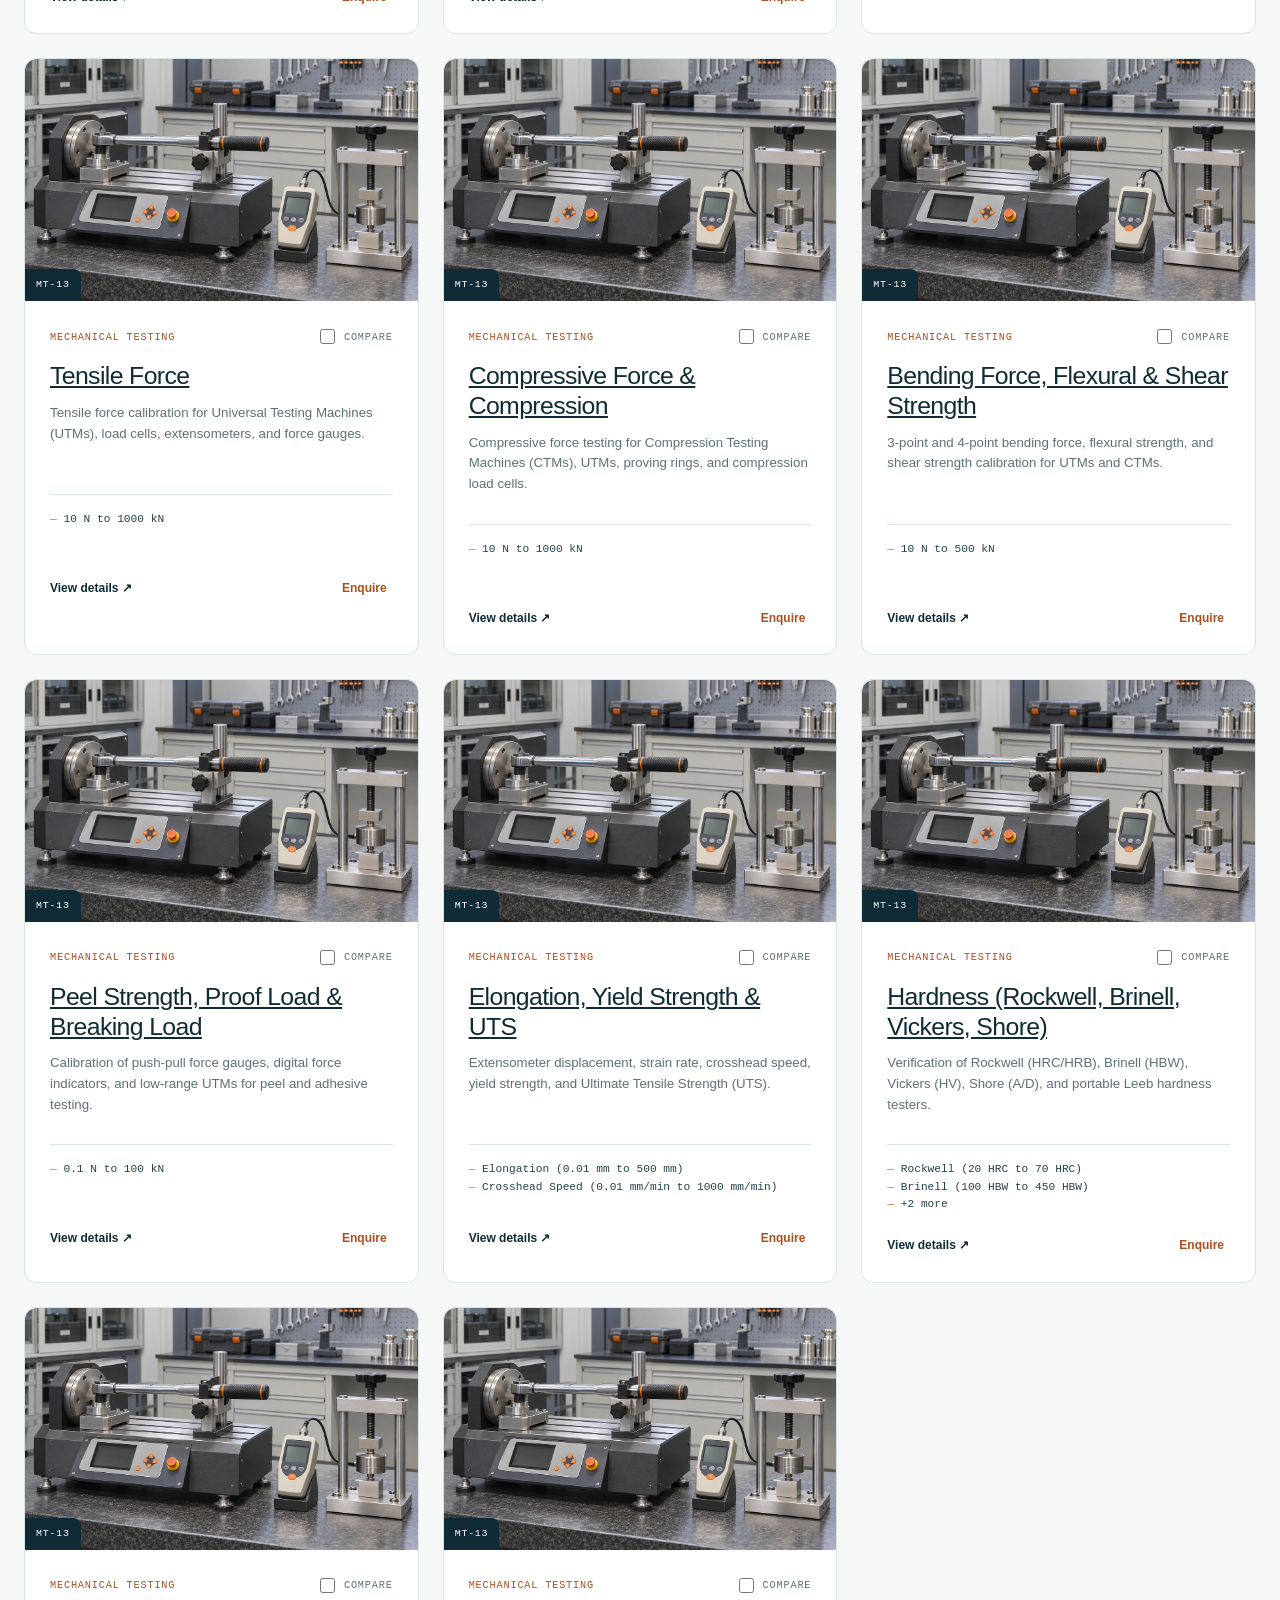
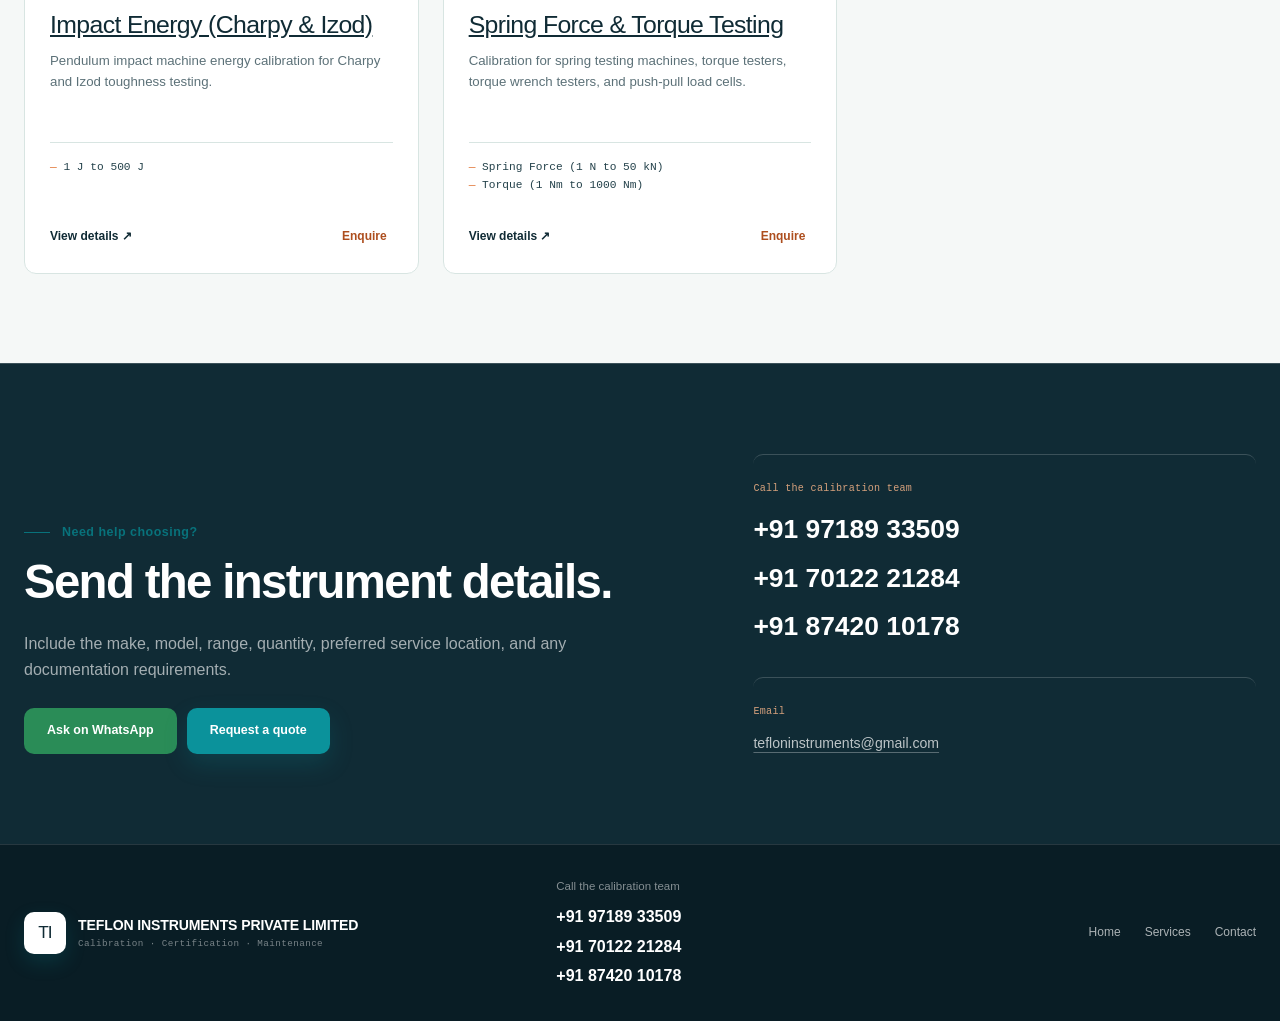
<file: callibration/capabilities.html>
<!doctype html>
<html lang="en">
<head>
  <meta charset="utf-8">
  <meta name="viewport" content="width=device-width, initial-scale=1">
  <title>Calibration Scope &amp; Parameters | Teflon Instruments</title>
  <meta name="description" content="Search the calibration scope by parameter, instrument, or measurement range. Review supported instruments and request a quote from Teflon Instruments.">
  <meta name="theme-color" content="#15201d">
  <link rel="icon" href="favicon.svg" type="image/svg+xml">
  <link rel="stylesheet" href="styles.css">
  <script src="parameters-data.js" defer></script>
  <script src="app.js" defer></script>
</head>
<body class="capabilities-page">
  <a class="skip-link" href="#capability-grid">Skip to parameters</a>
  <div class="contact-priority-bar"><div class="shell priority-inner"><span class="priority-label">Speak with our calibration team</span><div class="priority-numbers"><a href="tel:+919718933509">+91 97189 33509</a><a href="tel:+917012221284">+91 70122 21284</a><a href="tel:+918742010178">+91 87420 10178</a></div><a class="priority-whatsapp" href="https://wa.me/919718933509" target="_blank" rel="noopener">WhatsApp enquiry</a></div></div>

  <header class="site-header" id="site-header"><div class="shell header-inner"><a class="brand" href="index.html" aria-label="Teflon Instruments home"><span class="brand-mark" aria-hidden="true">TI</span><span class="brand-copy"><strong>TEFLON INSTRUMENTS PRIVATE LIMITED</strong><small>Calibration · Certification · Maintenance</small></span></a><button class="menu-toggle" id="menu-toggle" type="button" aria-expanded="false" aria-controls="main-nav"><span></span><span></span><span></span><b class="sr-only">Menu</b></button><nav class="main-nav" id="main-nav" aria-label="Primary navigation"><a href="capabilities.html" aria-current="page">Capabilities</a><a href="index.html#service-options">Services</a><a href="index.html#industries">Industries</a><a href="index.html#about">Company</a><a href="#contact">Contact</a></nav><button class="button button-dark header-cta open-quote" type="button">Request a quote</button></div></header>

  <main id="main-content">
    <section class="scope-hero"><div class="shell"><nav class="breadcrumbs" aria-label="Breadcrumb"><a href="index.html">Home</a><span>/</span><b>Calibration scope</b></nav><div class="scope-hero-grid"><div><p class="eyebrow eyebrow-light">Complete calibration scope</p><h1>Search the calibration scope.</h1></div><p>Use an instrument name, model type, parameter, or range. Open a discipline page for full specification tables, or compare up to three parameters here.</p></div></div></section>

    <section class="section catalogue-section" id="capabilities"><div class="shell"><div class="catalogue-controls"><label class="search-box" for="capability-search"><svg aria-hidden="true" viewBox="0 0 24 24"><circle cx="11" cy="11" r="7"></circle><path d="m20 20-4-4"></path></svg><span class="sr-only">Search capabilities</span><input id="capability-search" type="search" placeholder="Search multimeter, pressure gauge, temperature, 1000 V…" autocomplete="off"><kbd>/</kbd></label><div class="filter-row" id="discipline-filters" aria-label="Filter by discipline"></div><div class="catalogue-meta"><p id="result-count" aria-live="polite">Loading capabilities…</p><p>Select up to three items to compare</p></div></div><div class="capability-grid" id="capability-grid"></div><div class="empty-state" id="empty-state" hidden><span>0 results</span><h3>No capability matches that search.</h3><p>Try an instrument type, measurement term or another discipline.</p><button class="text-button" id="clear-filters" type="button">Clear search and filters</button></div></div></section>
  </main>

  <section class="contact-section scope-contact" id="contact"><div class="shell contact-grid"><div class="contact-copy"><p class="eyebrow eyebrow-light">Need help choosing?</p><h2>Send the instrument details.</h2><p>Include the make, model, range, quantity, preferred service location, and any documentation requirements.</p><div class="contact-actions"><a class="button button-whatsapp" href="https://wa.me/919718933509" target="_blank" rel="noopener">Ask on WhatsApp</a><button class="button button-copper open-quote" type="button">Request a quote</button></div></div><address class="contact-details"><div><span>Call the calibration team</span><p class="large-contact-numbers"><a href="tel:+919718933509">+91 97189 33509</a><a href="tel:+917012221284">+91 70122 21284</a><a href="tel:+918742010178">+91 87420 10178</a></p></div><div><span>Email</span><p><a href="mailto:tefloninstruments@gmail.com">tefloninstruments@gmail.com</a></p></div></address></div></section>

  <footer class="site-footer"><div class="shell footer-grid"><div><a class="brand brand-footer" href="index.html"><span class="brand-mark">TI</span><span class="brand-copy"><strong>TEFLON INSTRUMENTS PRIVATE LIMITED</strong><small>Calibration · Certification · Maintenance</small></span></a></div><div class="footer-phones"><span>Call the calibration team</span><a href="tel:+919718933509">+91 97189 33509</a><a href="tel:+917012221284">+91 70122 21284</a><a href="tel:+918742010178">+91 87420 10178</a></div><div class="footer-links"><a href="index.html">Home</a><a href="index.html#service-options">Services</a><a href="#contact">Contact</a></div></div></footer>

  <div class="compare-dock" id="compare-dock" hidden><div><strong id="compare-count">0 selected</strong><span>Compare up to three capabilities</span></div><div><button class="text-button" id="clear-compare" type="button">Clear</button><button class="button button-copper button-small" id="open-comparison" type="button">Compare</button></div></div>
  <dialog class="modal comparison-modal" id="comparison-modal"><div class="modal-head"><div><p class="eyebrow">Capability comparison</p><h2>Compare selected parameters</h2></div><button class="icon-button close-dialog" type="button" aria-label="Close comparison">×</button></div><div class="comparison-wrap" id="comparison-content"></div></dialog>
  <dialog class="modal quote-modal" id="quote-modal"><div class="modal-head"><div><p class="eyebrow">Technical enquiry</p><h2>Request a calibration quote</h2></div><button class="icon-button close-dialog" type="button" aria-label="Close quote form">×</button></div><p class="modal-intro">Your details are used to prepare a WhatsApp message for the Teflon Instruments enquiry number. Attached files are not uploaded by this website.</p><form id="quote-form"><input type="hidden" id="quote-context" name="context"><div class="form-grid"><label>Full name<input name="name" type="text" required autocomplete="name"></label><label>Company / institution<input name="company" type="text" required autocomplete="organization"></label><label>Work email<input name="email" type="email" required autocomplete="email"></label><label>Phone number<input name="phone" type="tel" required autocomplete="tel"></label><label>Service route<select name="service"><option>To be discussed</option><option>Laboratory calibration</option><option>On-site calibration</option></select></label><label>Instrument list <span class="label-note">optional; filename noted only</span><input name="file" type="file" accept=".pdf,.csv,.xls,.xlsx,.doc,.docx"></label></div><label>Instruments, ranges and requirements<textarea name="message" rows="5" required placeholder="Example: Two pressure gauges, model…, range 0–10 bar, on-site preferred…"></textarea></label><div class="form-actions"><p>Opens WhatsApp with your enquiry ready to review and send.</p><button class="button button-copper" type="submit">Prepare enquiry</button></div></form></dialog>
  <div class="quick-contact-bar" aria-label="Quick contact"><a href="tel:+919718933509">Call</a><a href="https://wa.me/919718933509" target="_blank" rel="noopener">WhatsApp</a><button class="open-quote" type="button">Get quote</button></div>
</body>
</html>
</file>
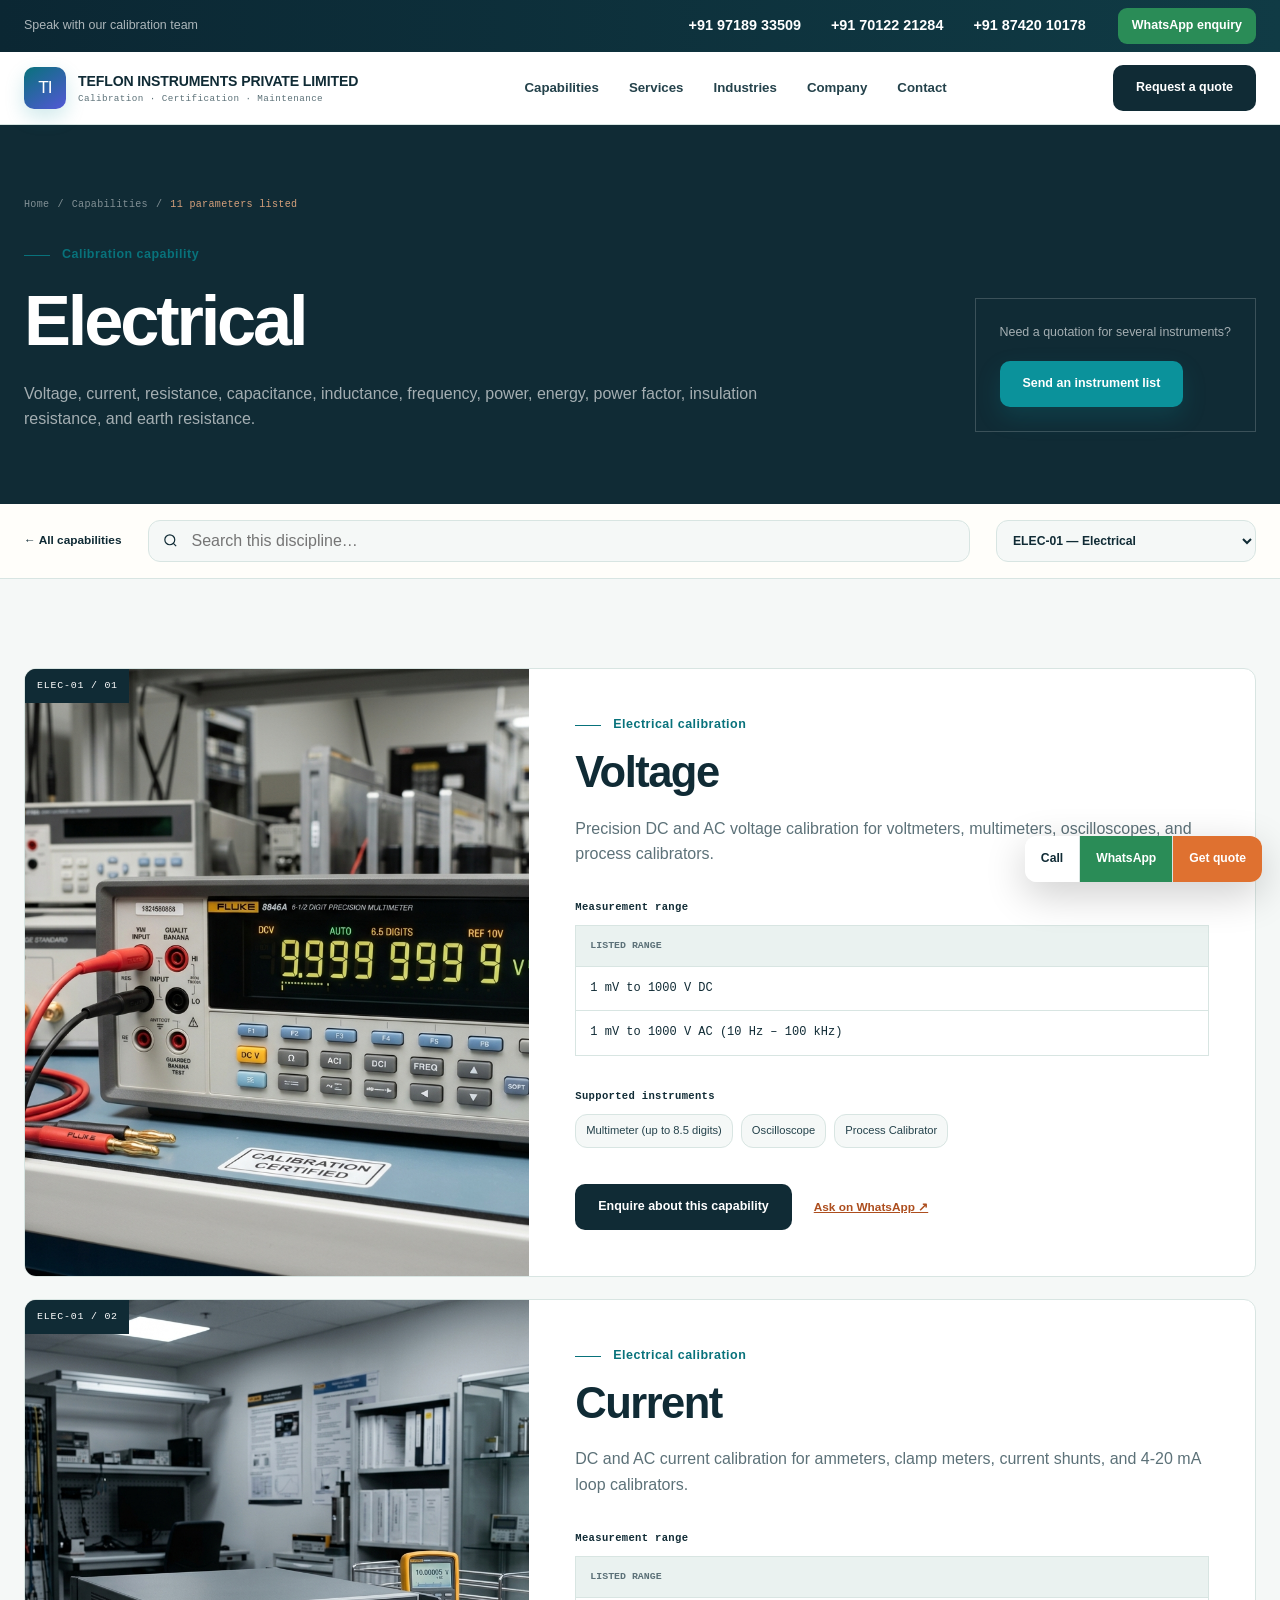
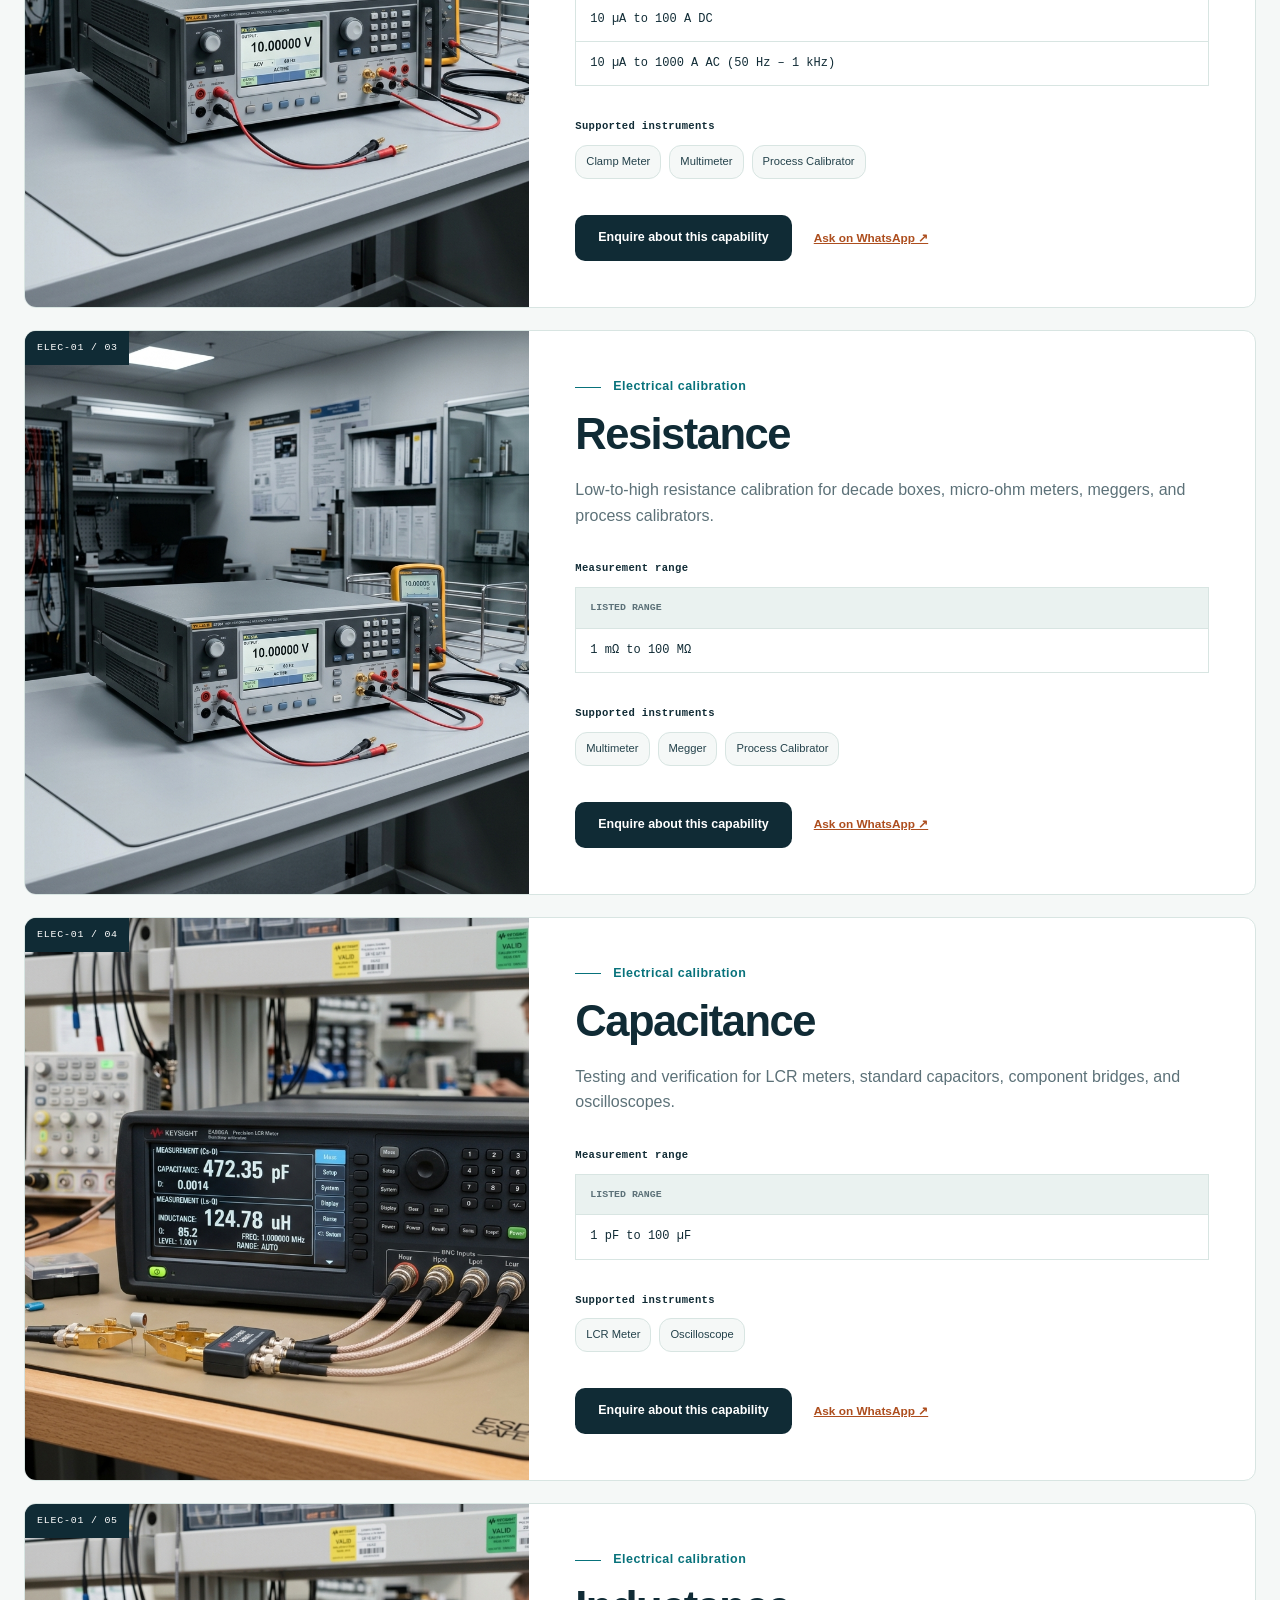
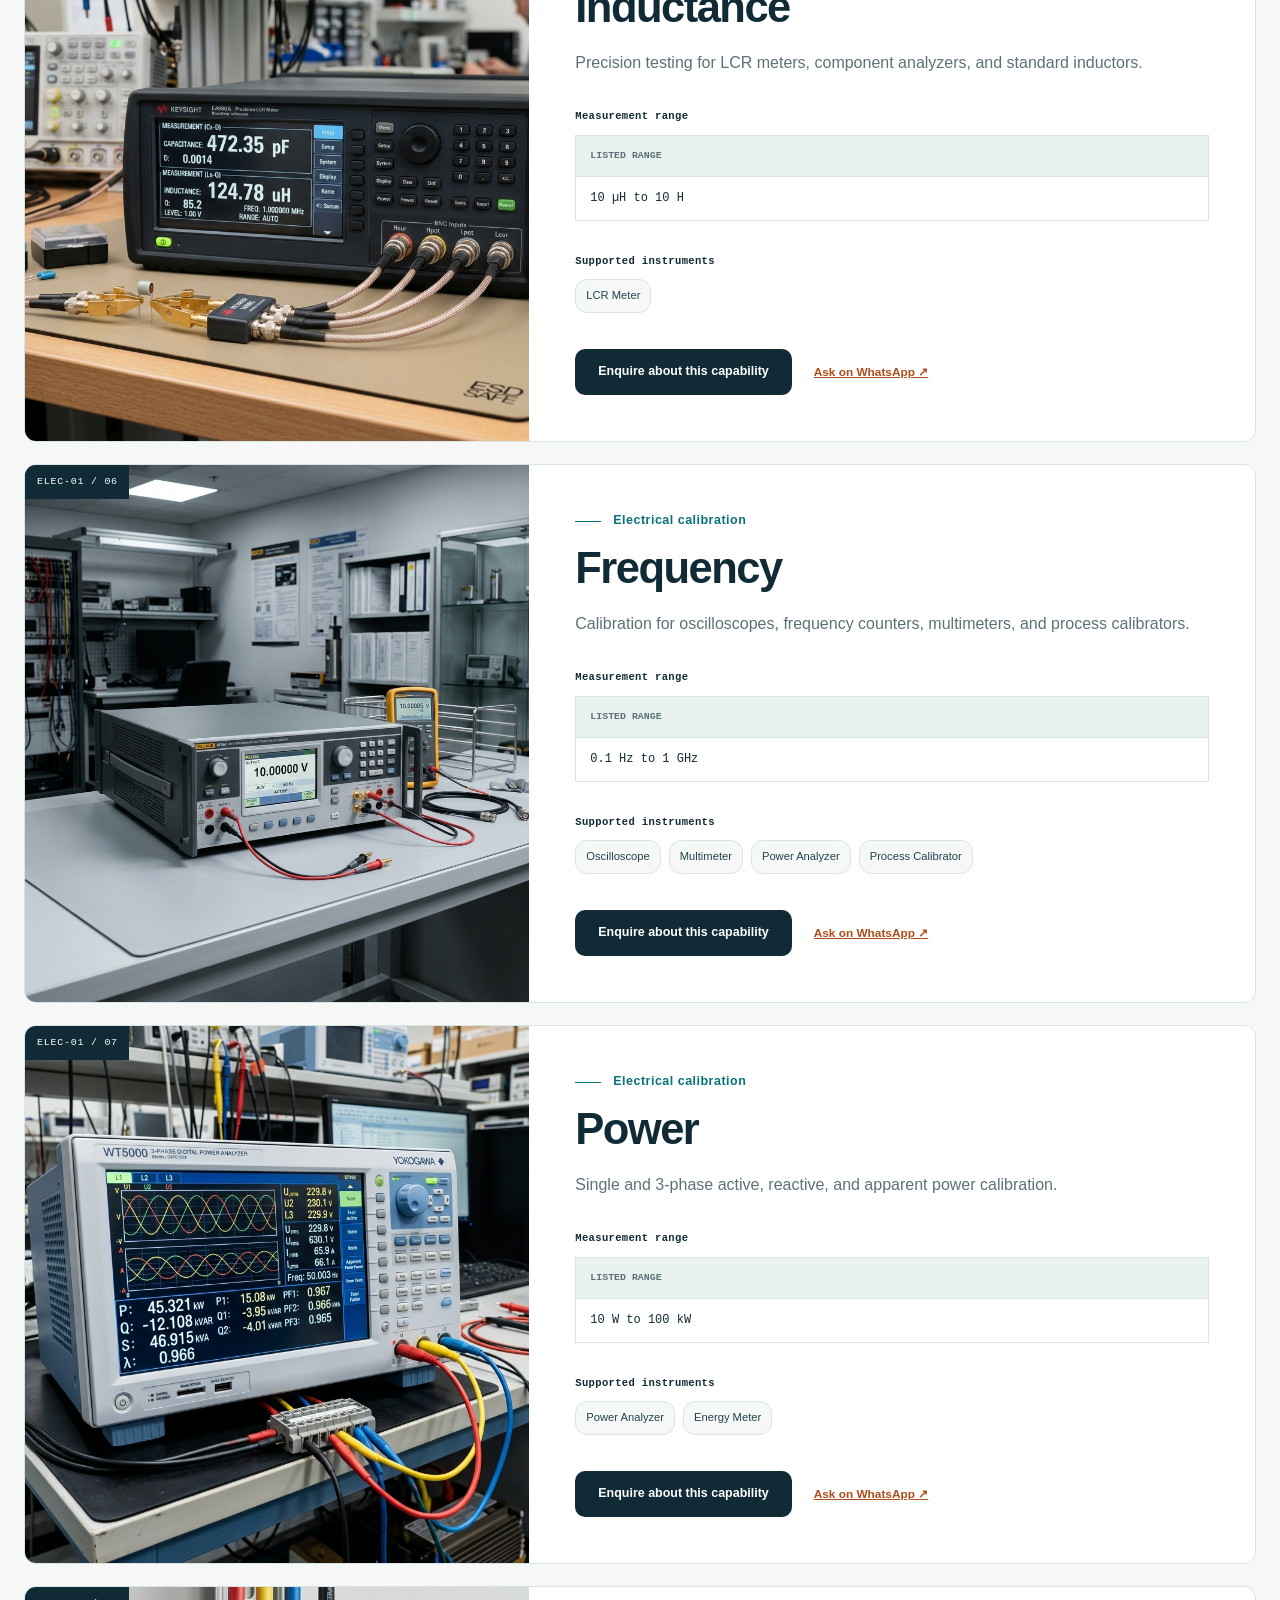
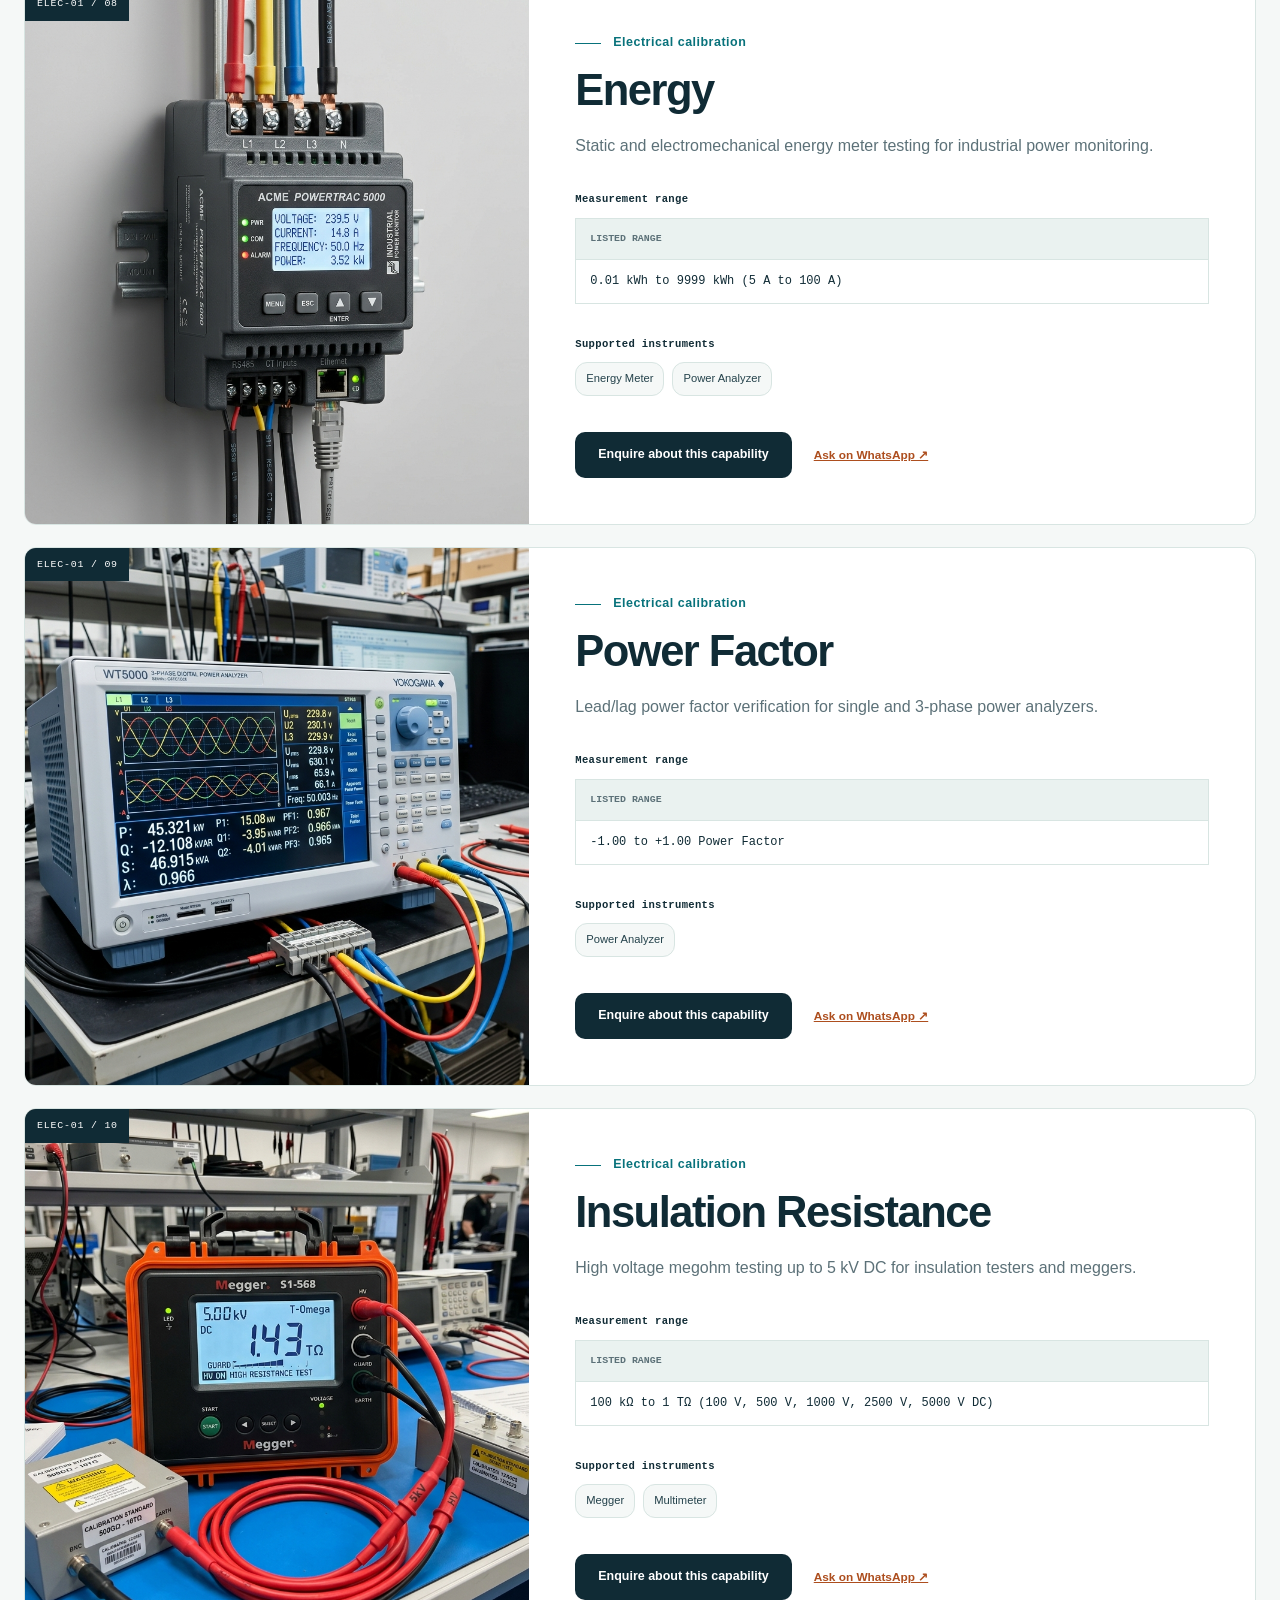
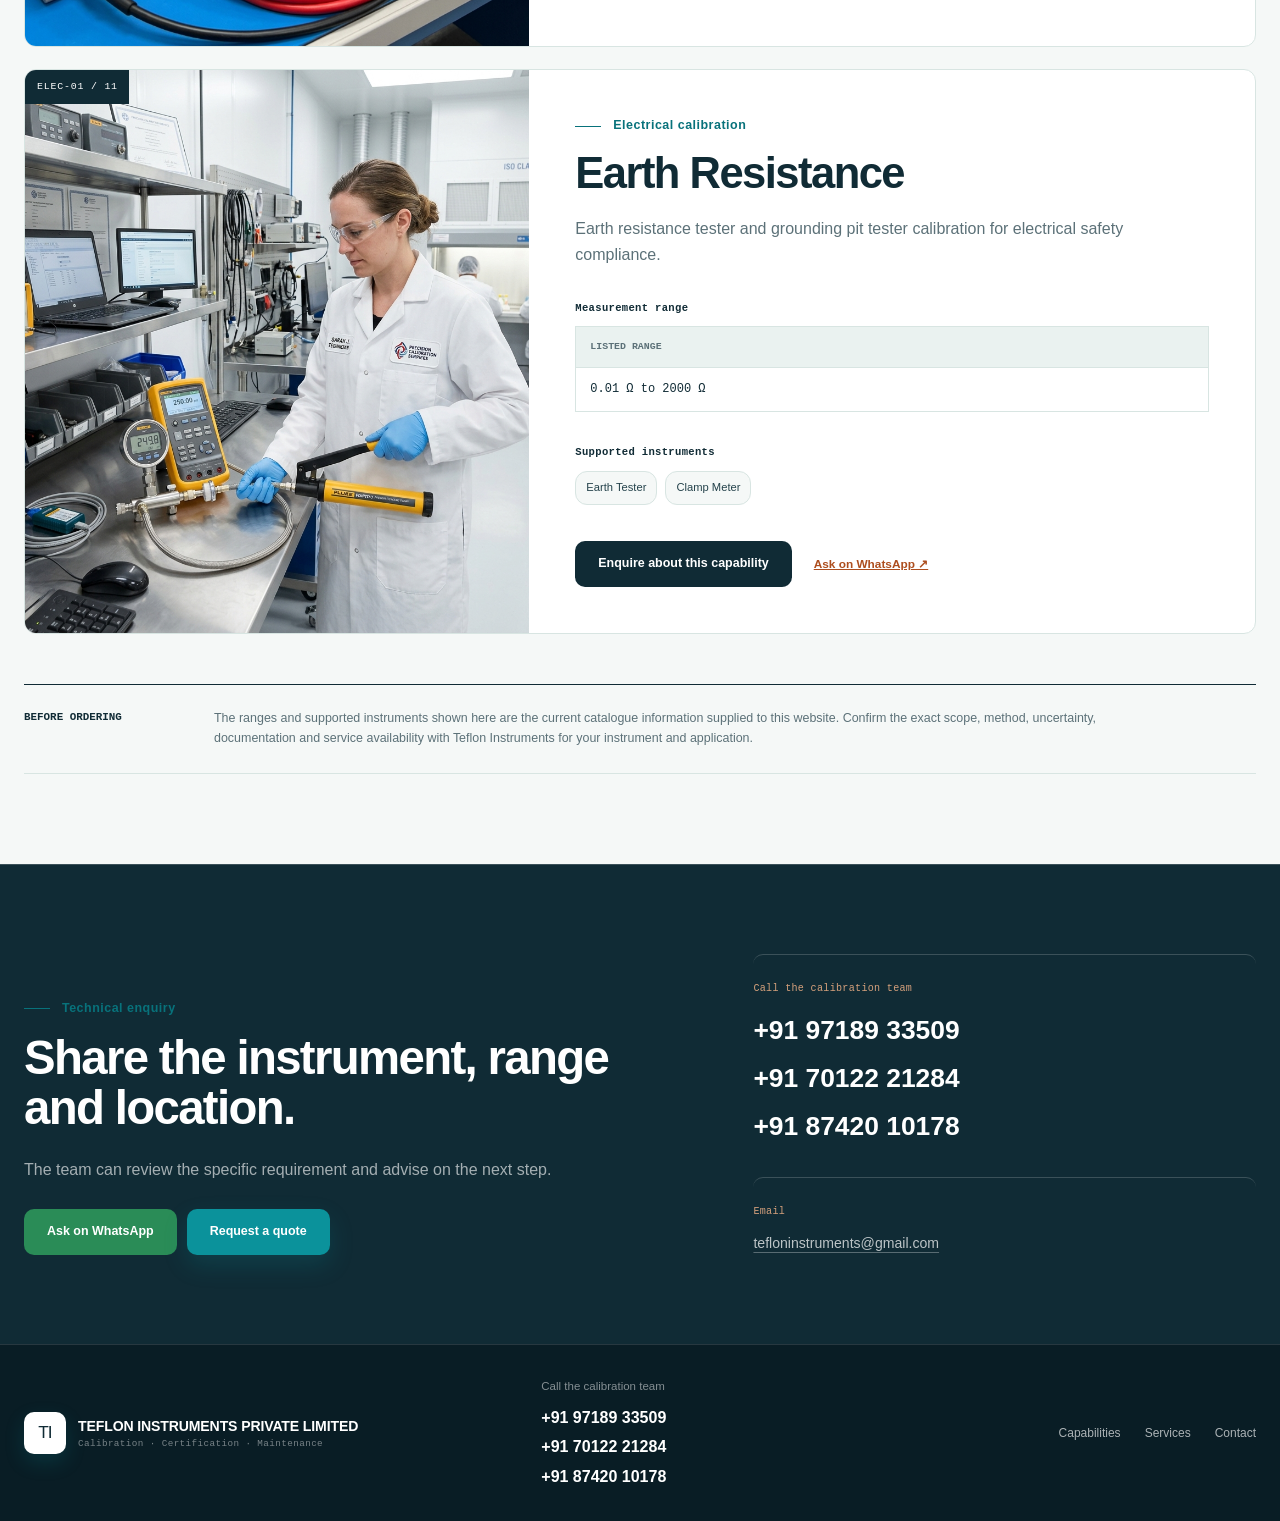
<file: callibration/parameter-detail.html>
<!doctype html>
<html lang="en">
<head>
  <meta charset="utf-8">
  <meta name="viewport" content="width=device-width, initial-scale=1">
  <title>Calibration Capabilities | Teflon Instruments Private Limited</title>
  <meta name="description" content="Review measurement ranges and supported instruments for calibration capabilities at Teflon Instruments Private Limited.">
  <meta name="theme-color" content="#15201d">
  <link rel="icon" href="favicon.svg" type="image/svg+xml">
  <link rel="stylesheet" href="styles.css">
  <script src="parameters-data.js" defer></script>
  <script src="app.js" defer></script>
</head>
<body class="detail-page">
  <a class="skip-link" href="#discipline-content">Skip to content</a>
  <div class="contact-priority-bar"><div class="shell priority-inner"><span class="priority-label">Speak with our calibration team</span><div class="priority-numbers"><a href="tel:+919718933509">+91 97189 33509</a><a href="tel:+917012221284">+91 70122 21284</a><a href="tel:+918742010178">+91 87420 10178</a></div><a class="priority-whatsapp" href="https://wa.me/919718933509" target="_blank" rel="noopener">WhatsApp enquiry</a></div></div>
  <header class="site-header" id="site-header">
    <div class="shell header-inner">
      <a class="brand" href="index.html" aria-label="Teflon Instruments home"><span class="brand-mark" aria-hidden="true">TI</span><span class="brand-copy"><strong>TEFLON INSTRUMENTS PRIVATE LIMITED</strong><small>Calibration · Certification · Maintenance</small></span></a>
      <button class="menu-toggle" id="menu-toggle" type="button" aria-expanded="false" aria-controls="main-nav"><span></span><span></span><span></span><b class="sr-only">Menu</b></button>
      <nav class="main-nav" id="main-nav" aria-label="Primary navigation"><a href="capabilities.html">Capabilities</a><a href="index.html#service-options">Services</a><a href="index.html#industries">Industries</a><a href="index.html#about">Company</a><a href="index.html#contact">Contact</a></nav>
      <button class="button button-dark header-cta open-quote" type="button">Request a quote</button>
    </div>
  </header>

  <main>
    <section class="detail-hero">
      <div class="shell detail-hero-grid">
        <div><nav class="breadcrumbs" aria-label="Breadcrumb"><a href="index.html">Home</a><span>/</span><a href="capabilities.html">Capabilities</a><span>/</span><b id="discipline-count">Discipline</b></nav><p class="eyebrow eyebrow-light">Calibration capability</p><h1 id="discipline-title">Loading…</h1><p id="discipline-description"></p></div>
        <aside><p>Need a quotation for several instruments?</p><button class="button button-copper open-quote" type="button">Send an instrument list</button></aside>
      </div>
    </section>

    <section class="detail-toolbar" aria-label="Capability controls">
      <div class="shell detail-toolbar-inner">
        <a class="back-link" href="capabilities.html">← All capabilities</a>
        <label class="detail-search"><svg aria-hidden="true" viewBox="0 0 24 24"><circle cx="11" cy="11" r="7"></circle><path d="m20 20-4-4"></path></svg><span class="sr-only">Search within this discipline</span><input id="detail-search" type="search" placeholder="Search this discipline…"></label>
        <label class="discipline-picker"><span class="sr-only">Choose discipline</span><select id="discipline-select" aria-label="Choose discipline"></select></label>
      </div>
    </section>

    <section class="section detail-list-section">
      <div class="shell">
        <div class="detail-list" id="discipline-content"></div>
        <div class="empty-state" id="detail-empty" hidden><span>0 results</span><h3>No parameter matches that search.</h3><p>Try a different instrument, range or measurement term.</p></div>
        <div class="verification-note"><strong>Before ordering</strong><p>The ranges and supported instruments shown here are the current catalogue information supplied to this website. Confirm the exact scope, method, uncertainty, documentation and service availability with Teflon Instruments for your instrument and application.</p></div>
      </div>
    </section>
  </main>

  <section class="contact-section detail-contact"><div class="shell contact-grid"><div class="contact-copy"><p class="eyebrow eyebrow-light">Technical enquiry</p><h2>Share the instrument, range and location.</h2><p>The team can review the specific requirement and advise on the next step.</p><div class="contact-actions"><a class="button button-whatsapp" href="https://wa.me/919718933509" target="_blank" rel="noopener">Ask on WhatsApp</a><button class="button button-copper open-quote" type="button">Request a quote</button></div></div><address class="contact-details"><div><span>Call the calibration team</span><p class="large-contact-numbers"><a href="tel:+919718933509">+91 97189 33509</a><a href="tel:+917012221284">+91 70122 21284</a><a href="tel:+918742010178">+91 87420 10178</a></p></div><div><span>Email</span><p><a href="mailto:tefloninstruments@gmail.com">tefloninstruments@gmail.com</a></p></div></address></div></section>
  <footer class="site-footer"><div class="shell footer-grid"><div><a class="brand brand-footer" href="index.html"><span class="brand-mark">TI</span><span class="brand-copy"><strong>TEFLON INSTRUMENTS PRIVATE LIMITED</strong><small>Calibration · Certification · Maintenance</small></span></a></div><div class="footer-phones"><span>Call the calibration team</span><a href="tel:+919718933509">+91 97189 33509</a><a href="tel:+917012221284">+91 70122 21284</a><a href="tel:+918742010178">+91 87420 10178</a></div><div class="footer-links"><a href="capabilities.html">Capabilities</a><a href="index.html#service-options">Services</a><a href="index.html#contact">Contact</a></div></div></footer>

  <dialog class="modal" id="quote-modal"><div class="modal-head"><div><p class="eyebrow">Technical enquiry</p><h2>Request a calibration quote</h2></div><button class="icon-button close-dialog" type="button" aria-label="Close enquiry">×</button></div><p class="modal-intro">Add enough detail for the team to identify the instrument and measurement requirement. Attached files are not uploaded by this website.</p><form id="quote-form"><input type="hidden" id="quote-context" name="context"><div class="form-grid"><label>Full name<input name="name" type="text" required autocomplete="name"></label><label>Company / institution<input name="company" type="text" required autocomplete="organization"></label><label>Work email<input name="email" type="email" required autocomplete="email"></label><label>Phone number<input name="phone" type="tel" required autocomplete="tel"></label><label>Service route<select name="service"><option>To be discussed</option><option>Laboratory calibration</option><option>On-site calibration</option></select></label><label>Instrument list <span class="label-note">optional; filename noted only</span><input name="file" type="file" accept=".pdf,.csv,.xls,.xlsx,.doc,.docx"></label></div><label>Instruments, ranges and requirements<textarea name="message" rows="5" required placeholder="Example: Two pressure gauges, model…, range 0–10 bar, on-site preferred…"></textarea></label><div class="form-actions"><p>Opens WhatsApp with your enquiry ready to review and send.</p><button class="button button-copper" type="submit">Prepare enquiry</button></div></form></dialog>
  <div class="quick-contact-bar" aria-label="Quick contact"><a href="tel:+919718933509">Call</a><a href="https://wa.me/919718933509" target="_blank" rel="noopener">WhatsApp</a><button class="open-quote" type="button">Get quote</button></div>
</body>
</html>
</file>
<file: callibration/styles.css>
:root {
  --ink: #15201d;
  --ink-2: #26342f;
  --paper: #f3f0e8;
  --paper-2: #e7e2d7;
  --white: #fffefa;
  --copper: #bd6b3a;
  --copper-dark: #8d4725;
  --sage: #aab7ad;
  --muted: #64716b;
  --line: #d5d0c5;
  --line-dark: rgba(255, 255, 255, .16);
  --shadow: 0 18px 55px rgba(21, 32, 29, .10);
  --serif: "Segoe UI", "Helvetica Neue", Arial, sans-serif;
  --sans: 'Helvetica Neue', Helvetica, Arial, sans-serif;
  --mono: 'SFMono-Regular', Consolas, 'Liberation Mono', monospace;
  --shell: min(1240px, calc(100% - 48px));
}

*, *::before, *::after { box-sizing: border-box; }
html { scroll-behavior: smooth; scroll-padding-top: 92px; }
body { margin: 0; color: var(--ink); background: var(--paper); font-family: var(--sans); font-size: 16px; line-height: 1.6; -webkit-font-smoothing: antialiased; }
body.modal-open { overflow: hidden; }
img { display: block; max-width: 100%; }
a { color: inherit; }
button, input, select, textarea { font: inherit; }
button { color: inherit; }
button, a { -webkit-tap-highlight-color: transparent; }
h1, h2, h3, p, figure, blockquote, dl, dd { margin: 0; }
h1, h2 { font-family: var(--serif); font-weight: 400; letter-spacing: -.045em; line-height: .98; }
h1 { font-size: clamp(3.6rem, 7.2vw, 7rem); }
h2 { font-size: clamp(2.6rem, 5vw, 4.9rem); }
h3 { line-height: 1.2; }
::selection { background: var(--copper); color: var(--white); }
:focus-visible { outline: 3px solid var(--copper); outline-offset: 3px; }
.shell { width: var(--shell); margin-inline: auto; }
.sr-only { position: absolute !important; width: 1px; height: 1px; padding: 0; margin: -1px; overflow: hidden; clip: rect(0, 0, 0, 0); white-space: nowrap; border: 0; }
.skip-link { position: fixed; left: 16px; top: 12px; z-index: 2000; padding: 10px 16px; background: var(--white); transform: translateY(-150%); }
.skip-link:focus { transform: none; }

.utility-bar { background: var(--ink); color: rgba(255,255,255,.7); border-bottom: 1px solid var(--line-dark); font-family: var(--mono); font-size: .68rem; letter-spacing: .08em; text-transform: uppercase; }
.utility-inner { min-height: 34px; display: flex; align-items: center; justify-content: space-between; gap: 24px; }
.utility-inner i { display: inline-block; width: 5px; height: 5px; margin-left: 9px; border-radius: 50%; background: #63a77e; }

.site-header, .main-header { position: sticky; top: 0; z-index: 100; background: rgba(243,240,232,.94); border-bottom: 1px solid var(--line); backdrop-filter: blur(14px); }
.header-inner { min-height: 78px; display: grid; grid-template-columns: auto 1fr auto; align-items: center; gap: 44px; }
.brand { display: inline-flex; align-items: center; gap: 12px; color: inherit; text-decoration: none; }
.brand-mark { width: 42px; height: 42px; display: grid; place-items: center; flex: none; background: var(--ink); color: var(--white); font-family: var(--serif); font-size: 1.08rem; letter-spacing: -.06em; }
.brand-copy { display: flex; flex-direction: column; line-height: 1.05; }
.brand-copy strong { font-family: var(--serif); font-size: 1.05rem; font-weight: 600; letter-spacing: -.02em; }
.brand-copy small { margin-top: 5px; color: var(--muted); font-family: var(--mono); font-size: .58rem; letter-spacing: .13em; text-transform: uppercase; }
.main-nav { justify-self: center; display: flex; align-items: center; gap: 30px; }
.main-nav a { position: relative; color: var(--ink-2); font-size: .83rem; font-weight: 600; text-decoration: none; }
.main-nav a::after { content: ''; position: absolute; left: 0; right: 100%; bottom: -8px; height: 1px; background: var(--copper); transition: right .25s ease; }
.main-nav a:hover::after { right: 0; }
.menu-toggle { display: none; width: 44px; height: 44px; padding: 11px; border: 1px solid var(--line); background: transparent; }
.menu-toggle span { display: block; height: 1px; background: var(--ink); margin: 5px 0; }

.button { min-height: 48px; display: inline-flex; align-items: center; justify-content: center; gap: 9px; padding: 0 22px; border: 1px solid transparent; border-radius: 0; font-size: .78rem; font-weight: 700; letter-spacing: .035em; text-decoration: none; cursor: pointer; transition: color .2s ease, background .2s ease, border .2s ease, transform .2s ease; }
.button:hover { transform: translateY(-2px); }
.button-dark { background: var(--ink); color: var(--white); }
.button-dark:hover { background: var(--copper-dark); }
.button-copper { background: var(--copper); color: var(--white); }
.button-copper:hover { background: var(--copper-dark); }
.button-whatsapp { background: #2a8c57; color: #fff; }
.button-whatsapp:hover { background: #217247; }
.button-outline { border-color: var(--ink); background: transparent; color: var(--ink); }
.button-ghost { border-color: rgba(255,255,255,.45); background: transparent; color: var(--white); }
.button-ghost:hover { background: var(--white); color: var(--ink); }
.button-small { min-height: 40px; padding-inline: 17px; }
.text-button, .arrow-link { padding: 0; border: 0; background: transparent; font-weight: 700; cursor: pointer; }
.text-button { color: var(--copper-dark); text-decoration: underline; text-underline-offset: 4px; }
.arrow-link { display: flex; justify-content: space-between; width: 100%; padding-top: 18px; border-top: 1px solid currentColor; color: inherit; text-align: left; }
.arrow-link span { font-size: 1.15em; }

.eyebrow { display: flex; align-items: center; gap: 12px; color: var(--copper-dark); font-family: var(--mono); font-size: .68rem; font-weight: 700; letter-spacing: .12em; text-transform: uppercase; }
.eyebrow::before { content: ''; width: 26px; height: 1px; background: currentColor; }
.eyebrow-light { color: #d9b297; }

.hero { min-height: calc(100vh - 112px); display: flex; align-items: stretch; background: var(--ink); color: var(--white); overflow: hidden; }
.hero-grid { display: grid; grid-template-columns: 1.12fr .88fr; gap: 72px; align-items: center; padding-block: clamp(70px, 9vw, 120px); }
.hero-copy { position: relative; z-index: 1; }
.hero .eyebrow { justify-content: space-between; padding-bottom: 28px; border-bottom: 1px solid var(--line-dark); color: rgba(255,255,255,.62); }
.hero .eyebrow::before { display: none; }
.hero h1 { max-width: 840px; margin-top: 44px; }
.hero h1 em { display: block; color: #d6a17c; font-weight: 400; }
.hero-lede { max-width: 650px; margin-top: 32px; color: rgba(255,255,255,.72); font-size: clamp(1.03rem, 1.4vw, 1.25rem); line-height: 1.65; }
.hero-scope-search { max-width: 650px; margin-top: 26px; }
.hero-scope-search > label { display: block; margin-bottom: 7px; color: rgba(255,255,255,.68); font-size: .74rem; font-weight: 700; }
.hero-scope-search > div { display: grid; grid-template-columns: 1fr auto; overflow: hidden; border: 1px solid rgba(255,255,255,.28); border-radius: 10px; background: rgba(255,255,255,.07); }
.hero-scope-search input { min-width: 0; height: 50px; padding: 0 15px; border: 0; outline: 0; background: transparent; color: #fff; }
.hero-scope-search input::placeholder { color: rgba(255,255,255,.5); }
.hero-scope-search button { padding: 0 18px; border: 0; background: #fff; color: var(--ink); font-size: .76rem; font-weight: 750; cursor: pointer; }
.hero-actions { display: flex; gap: 12px; margin-top: 38px; }
.hero-stats { display: grid; grid-template-columns: repeat(3, 1fr); margin-top: 70px; border-top: 1px solid var(--line-dark); }
.hero-stats div { padding: 22px 18px 0 0; border-right: 1px solid var(--line-dark); }
.hero-stats div + div { padding-left: 18px; }
.hero-stats dt { font-family: var(--serif); font-size: 2.4rem; line-height: 1; }
.hero-stats dd { margin-top: 8px; color: rgba(255,255,255,.58); font-size: .72rem; line-height: 1.35; text-transform: uppercase; letter-spacing: .05em; }
.hero-visual { position: relative; align-self: stretch; min-height: 620px; box-shadow: 38px 38px 0 #202c28; }
.hero-visual::before { content: ''; position: absolute; inset: 0; z-index: 1; border: 1px solid rgba(255,255,255,.14); pointer-events: none; }
.hero-visual img { width: 100%; height: 100%; object-fit: cover; filter: saturate(.68) contrast(1.05); }
.hero-visual figcaption { position: absolute; z-index: 2; left: 0; right: 0; bottom: 0; padding: 26px 30px; background: rgba(21,32,29,.94); border-top: 1px solid rgba(255,255,255,.15); }
.hero-visual figcaption span { display: block; margin-bottom: 8px; color: #d6a17c; font-family: var(--mono); font-size: .65rem; letter-spacing: .12em; text-transform: uppercase; }
.hero-visual figcaption strong { font-family: var(--serif); font-size: 1.18rem; font-weight: 400; }

.proof-band { border-bottom: 1px solid var(--line); background: var(--white); }
.proof-grid { display: grid; grid-template-columns: repeat(3, 1fr); }
.proof-grid > div { display: grid; grid-template-columns: 36px 1fr; gap: 18px; padding: 31px 32px; border-right: 1px solid var(--line); }
.proof-grid > div:first-child { padding-left: 0; }
.proof-grid > div:last-child { border-right: 0; padding-right: 0; }
.proof-index { color: var(--copper-dark); font-family: var(--mono); font-size: .68rem; }
.proof-grid p { color: var(--muted); font-size: .82rem; line-height: 1.55; }
.proof-grid strong { color: var(--ink); font-size: .88rem; }

.section { padding-block: clamp(80px, 10vw, 140px); }
.section-heading { margin-bottom: 56px; }
.section-heading h2 { margin-top: 22px; max-width: 800px; }
.split-heading { display: grid; grid-template-columns: 1.35fr .65fr; gap: 80px; align-items: end; }
.split-heading > p:last-child { max-width: 440px; color: var(--muted); font-size: .95rem; }
.compact-heading { max-width: 850px; }

.catalogue-section { background: var(--paper); }
.catalogue-controls { margin-bottom: 42px; }
.search-box { height: 66px; display: grid; grid-template-columns: 24px 1fr auto; align-items: center; gap: 14px; padding-inline: 22px; border: 1px solid var(--ink); background: var(--white); box-shadow: 8px 8px 0 var(--paper-2); }
.search-box svg, .detail-search svg { width: 21px; fill: none; stroke: currentColor; stroke-width: 1.7; }
.search-box input, .detail-search input { min-width: 0; border: 0; outline: 0; background: transparent; color: var(--ink); }
.search-box input { font-size: 1rem; }
.search-box kbd { padding: 4px 8px; border: 1px solid var(--line); background: var(--paper); color: var(--muted); font-family: var(--mono); font-size: .68rem; }
.filter-row { display: flex; gap: 8px; margin-top: 24px; padding-bottom: 12px; overflow-x: auto; scrollbar-width: thin; }
.filter-row button { flex: none; padding: 10px 15px; border: 1px solid var(--line); background: transparent; color: var(--muted); font-size: .73rem; font-weight: 700; cursor: pointer; }
.filter-row button:hover, .filter-row button.is-active { border-color: var(--ink); background: var(--ink); color: var(--white); }
.catalogue-meta { display: flex; align-items: center; justify-content: space-between; gap: 20px; margin-top: 5px; color: var(--muted); font-family: var(--mono); font-size: .65rem; letter-spacing: .05em; text-transform: uppercase; }
.capability-grid { display: grid; grid-template-columns: repeat(3, 1fr); gap: 24px; }
.capability-card { min-width: 0; background: var(--white); border: 1px solid var(--line); transition: transform .3s ease, box-shadow .3s ease; animation: cardIn .45s both; animation-delay: calc(var(--order) * 20ms); }
.capability-card:hover { transform: translateY(-5px); box-shadow: var(--shadow); }
.card-image { position: relative; height: 242px; display: block; overflow: hidden; background: var(--paper-2); }
.card-image img { width: 100%; height: 100%; object-fit: cover; transition: transform .5s ease; }
.capability-card:hover .card-image img { transform: scale(1.03); }
.card-image > span { position: absolute; left: 0; bottom: 0; padding: 8px 11px; background: var(--ink); color: var(--white); font-family: var(--mono); font-size: .62rem; letter-spacing: .08em; }
.card-body { padding: 25px; }
.card-meta { display: flex; align-items: center; justify-content: space-between; gap: 12px; margin-bottom: 14px; color: var(--copper-dark); font-family: var(--mono); font-size: .64rem; letter-spacing: .08em; text-transform: uppercase; }
.card-meta label { display: inline-flex; align-items: center; gap: 6px; color: var(--muted); cursor: pointer; }
.card-meta label::after { content: none; }
.compare-checkbox { width: 15px; height: 15px; accent-color: var(--copper-dark); }
.card-body h3 { font-family: var(--serif); font-size: 1.55rem; font-weight: 400; letter-spacing: -.025em; }
.card-summary { min-height: 71px; margin-top: 12px; color: var(--muted); font-size: .83rem; line-height: 1.55; }
.range-list { min-height: 62px; margin: 20px 0 0; padding: 16px 0 0; border-top: 1px solid var(--line); list-style: none; }
.range-list li { color: var(--ink-2); font-family: var(--mono); font-size: .7rem; line-height: 1.55; }
.range-list li::before { content: '— '; color: var(--copper); }
.card-body .card-actions { display: flex; align-items: center; justify-content: space-between; gap: 12px; margin-top: 22px; }
.card-actions a, .card-actions button { border: 0; background: transparent; font-size: .75rem; font-weight: 700; cursor: pointer; text-decoration: none; }
.card-actions a { color: var(--ink); }
.card-actions button { color: var(--copper-dark); }
.empty-state { padding: 72px 24px; border: 1px solid var(--line); background: var(--white); text-align: center; }
.empty-state span { color: var(--copper-dark); font-family: var(--mono); font-size: .7rem; text-transform: uppercase; }
.empty-state h3 { margin-top: 12px; font-family: var(--serif); font-size: 1.8rem; font-weight: 400; }
.empty-state p { margin: 8px 0 20px; color: var(--muted); }

.service-section { background: var(--ink); color: var(--white); }
.service-section .split-heading > p:last-child { color: rgba(255,255,255,.55); }
.service-grid { display: grid; grid-template-columns: 1fr 1fr .72fr; border: 1px solid var(--line-dark); }
.service-card { min-height: 360px; display: flex; flex-direction: column; padding: 42px; border-right: 1px solid var(--line-dark); }
.service-card-featured { background: var(--copper); }
.service-card .card-index { color: rgba(255,255,255,.58); font-family: var(--mono); font-size: .65rem; letter-spacing: .1em; text-transform: uppercase; }
.service-card h3 { max-width: 440px; margin-top: 52px; font-family: var(--serif); font-size: clamp(1.8rem, 3vw, 2.7rem); font-weight: 400; letter-spacing: -.03em; }
.service-card > p:not(.card-index) { max-width: 490px; margin-top: 18px; color: rgba(255,255,255,.68); font-size: .9rem; }
.service-card .arrow-link { margin-top: auto; color: var(--white); }
.service-note { padding: 42px 30px; background: #202c28; }
.service-note .eyebrow { align-items: flex-start; }
.check-list { margin: 44px 0 0; padding: 0; list-style: none; }
.check-list li { padding: 14px 0; border-top: 1px solid var(--line-dark); color: rgba(255,255,255,.72); font-size: .78rem; }
.check-list li::before { content: '✓'; margin-right: 10px; color: #d6a17c; }

.industries-section { background: var(--white); }
.industry-list { display: grid; grid-template-columns: repeat(4, 1fr); border-top: 1px solid var(--line); border-left: 1px solid var(--line); }
.industry-list span { min-height: 120px; display: flex; align-items: flex-end; padding: 22px; border-right: 1px solid var(--line); border-bottom: 1px solid var(--line); font-family: var(--serif); font-size: 1.18rem; }
.industry-list span::before { content: '↗'; align-self: flex-start; margin-right: auto; color: var(--copper-dark); font-family: var(--sans); font-size: .8rem; }

.about-section { background: var(--paper); }
.about-grid { display: grid; grid-template-columns: .85fr 1.15fr; gap: clamp(50px, 8vw, 110px); align-items: center; }
.about-visual, .about-image { position: relative; }
.about-visual img, .about-image img { width: 100%; aspect-ratio: 4/5; object-fit: cover; filter: saturate(.75); }
.image-label { position: absolute; left: 0; right: 0; bottom: 0; display: flex; justify-content: space-between; gap: 20px; padding: 18px 20px; background: var(--ink); color: var(--white); font-family: var(--mono); font-size: .62rem; letter-spacing: .08em; text-transform: uppercase; }
.image-label span { color: #d6a17c; }
.about-copy h2 { margin-top: 22px; }
.about-copy blockquote { margin: 34px 0 24px; padding-left: 24px; border-left: 2px solid var(--copper); color: var(--ink-2); font-family: var(--serif); font-size: clamp(1.25rem, 2vw, 1.75rem); line-height: 1.45; }
.about-copy > p:last-of-type { max-width: 670px; color: var(--muted); }
.principles { display: grid; grid-template-columns: repeat(3, 1fr); margin-top: 42px; border-top: 1px solid var(--line); }
.principles > div { padding: 22px 16px 0 0; border-right: 1px solid var(--line); }
.principles > div + div { padding-left: 16px; }
.principles span { color: var(--copper-dark); font-family: var(--mono); font-size: .65rem; }
.principles h3 { margin-top: 13px; font-family: var(--serif); font-size: 1.15rem; font-weight: 400; }
.principles p { margin-top: 8px; color: var(--muted); font-size: .75rem; line-height: 1.45; }

.resources-section { background: var(--paper-2); }
.resource-grid { display: grid; grid-template-columns: repeat(3, 1fr); border-top: 1px solid var(--ink); }
.resource-grid article { min-height: 280px; padding: 28px 28px 26px 0; border-right: 1px solid var(--line); }
.resource-grid article + article { padding-left: 28px; }
.resource-type { color: var(--copper-dark); font-family: var(--mono); font-size: .64rem; letter-spacing: .08em; text-transform: uppercase; }
.resource-grid h3 { margin-top: 66px; font-family: var(--serif); font-size: 1.6rem; font-weight: 400; }
.resource-grid p { margin-top: 14px; color: var(--muted); font-size: .83rem; }

.contact-section { padding-block: clamp(80px, 9vw, 120px); background: var(--ink); color: var(--white); }
.contact-grid { display: grid; grid-template-columns: 1.1fr .9fr; gap: clamp(60px, 9vw, 130px); align-items: end; }
.contact-copy h2 { margin-top: 22px; max-width: 680px; }
.contact-copy > p:not(.eyebrow) { max-width: 600px; margin-top: 24px; color: rgba(255,255,255,.62); }
.contact-copy .button { margin-top: 32px; }
.contact-details { display: grid; grid-template-columns: 1fr 1fr; gap: 30px; font-style: normal; }
.contact-details div { padding-top: 18px; border-top: 1px solid var(--line-dark); }
.contact-details div:first-child, .contact-details div:last-child { grid-column: 1 / -1; }
.contact-details span { color: #d6a17c; font-family: var(--mono); font-size: .63rem; letter-spacing: .1em; text-transform: uppercase; }
.contact-details p { margin-top: 10px; color: rgba(255,255,255,.72); font-size: .88rem; }
.contact-details a { text-decoration-color: rgba(255,255,255,.3); text-underline-offset: 4px; }

.site-footer { padding-block: 32px; border-top: 1px solid rgba(255,255,255,.12); background: var(--ink); color: var(--white); }
.footer-grid { display: flex; align-items: center; justify-content: space-between; gap: 40px; }
.brand-footer .brand-mark { background: var(--white); color: var(--ink); }
.brand-footer .brand-copy small { color: rgba(255,255,255,.45); }
.footer-grid > div:first-child > p { margin: 13px 0 0 54px; color: rgba(255,255,255,.42); font-family: var(--mono); font-size: .62rem; letter-spacing: .05em; text-transform: uppercase; }
.footer-links { display: flex; gap: 24px; }
.footer-links a { color: rgba(255,255,255,.66); font-size: .75rem; text-decoration: none; }

.compare-dock { position: fixed; z-index: 90; left: 50%; bottom: 18px; width: min(720px, calc(100% - 32px)); display: flex; align-items: center; justify-content: space-between; gap: 22px; padding: 13px 14px 13px 22px; background: var(--ink); color: var(--white); box-shadow: 0 15px 45px rgba(0,0,0,.28); }
.compare-dock[hidden] { display: none; }
.compare-dock > div { display: flex; align-items: center; gap: 16px; }
.compare-dock .text-button { color: rgba(255,255,255,.66); }

.modal { width: min(880px, calc(100% - 32px)); max-height: min(860px, calc(100vh - 32px)); padding: 0; border: 0; background: var(--white); color: var(--ink); box-shadow: 0 24px 80px rgba(0,0,0,.28); }
.modal::backdrop { background: rgba(7,13,11,.78); backdrop-filter: blur(5px); }
.modal-head { display: flex; align-items: flex-start; justify-content: space-between; gap: 30px; padding: 30px 34px 24px; border-bottom: 1px solid var(--line); }
.modal-head h2 { margin-top: 12px; font-size: 2.2rem; }
.icon-button { width: 42px; height: 42px; flex: none; border: 1px solid var(--line); background: transparent; font-size: 1.7rem; line-height: 1; cursor: pointer; }
.modal > .modal-head + p, .modal .modal-head ~ .modal-copy { margin: 24px 34px 0; color: var(--muted); font-size: .82rem; }
.modal form { padding: 24px 34px 34px; }
.form-grid { display: grid; grid-template-columns: 1fr 1fr; gap: 18px; }
.modal label { display: grid; gap: 7px; color: var(--ink-2); font-size: .72rem; font-weight: 700; }
.modal input, .modal select, .modal textarea { width: 100%; border: 1px solid var(--line); border-radius: 0; background: var(--paper); color: var(--ink); outline: 0; }
.modal input, .modal select { height: 48px; padding: 0 12px; }
.modal textarea { padding: 12px; resize: vertical; }
.modal input:focus, .modal select:focus, .modal textarea:focus { border-color: var(--copper); box-shadow: 0 0 0 2px rgba(189,107,58,.18); }
.modal form > label { margin-top: 18px; }
.label-note { color: var(--muted); font-weight: 400; }
.form-actions { display: flex; align-items: center; justify-content: space-between; gap: 24px; margin-top: 24px; }
.form-actions p { max-width: 340px; color: var(--muted); font-size: .72rem; }
.comparison-modal { width: min(1080px, calc(100% - 32px)); }
.comparison-wrap { padding: 26px 34px 34px; overflow: auto; }
.comparison-table { min-width: 680px; width: 100%; border-collapse: collapse; }
.comparison-table th, .comparison-table td { min-width: 170px; padding: 16px; border: 1px solid var(--line); text-align: left; vertical-align: top; font-size: .78rem; }
.comparison-table thead th { background: var(--ink); color: var(--white); font-family: var(--serif); font-size: 1.08rem; font-weight: 400; }
.comparison-table thead th:first-child { font-family: var(--mono); font-size: .68rem; text-transform: uppercase; }
.comparison-table th small { display: block; margin-top: 5px; color: #d6a17c; font-family: var(--mono); font-size: .58rem; }
.comparison-table tbody th { background: var(--paper-2); font-family: var(--mono); font-size: .65rem; text-transform: uppercase; }
.comparison-table td span { display: block; margin-bottom: 8px; }
.noscript { position: fixed; z-index: 1000; left: 12px; right: 12px; bottom: 12px; padding: 14px 18px; background: #fff1cc; border: 1px solid #b78326; text-align: center; }

/* Detail page */
.detail-hero { padding-block: clamp(70px, 8vw, 105px); background: var(--ink); color: var(--white); }
.detail-hero-grid { display: grid; grid-template-columns: 1fr auto; gap: 70px; align-items: end; }
.breadcrumbs { display: flex; flex-wrap: wrap; gap: 8px; margin-bottom: 52px; color: rgba(255,255,255,.48); font-family: var(--mono); font-size: .63rem; letter-spacing: .05em; text-transform: uppercase; }
.breadcrumbs a { text-decoration: none; }
.breadcrumbs b { color: #d6a17c; font-weight: 400; }
.detail-hero h1 { margin-top: 22px; font-family: var(--serif); font-size: clamp(3.4rem, 7vw, 6.8rem); font-weight: 400; letter-spacing: -.045em; line-height: .96; }
.detail-hero #discipline-description { max-width: 780px; margin-top: 26px; color: rgba(255,255,255,.62); font-size: 1rem; }
.detail-hero aside { min-width: 280px; padding: 24px; border: 1px solid var(--line-dark); }
.detail-hero aside p { margin-bottom: 18px; color: rgba(255,255,255,.62); font-size: .78rem; }
.detail-toolbar { position: sticky; top: 78px; z-index: 50; border-bottom: 1px solid var(--line); background: rgba(255,254,250,.96); backdrop-filter: blur(12px); }
.detail-toolbar-inner { min-height: 74px; display: grid; grid-template-columns: auto 1fr 260px; align-items: center; gap: 26px; }
.back-link { font-size: .74rem; font-weight: 700; text-decoration: none; }
.detail-search { height: 42px; display: grid; grid-template-columns: 18px 1fr; align-items: center; gap: 10px; padding-inline: 13px; border: 1px solid var(--line); background: var(--paper); }
.detail-search svg { width: 17px; }
.discipline-picker select { width: 100%; height: 42px; padding: 0 12px; border: 1px solid var(--line); border-radius: 0; background: var(--paper); color: var(--ink); font-size: .76rem; font-weight: 700; }
.detail-list-section { background: var(--paper); }
.detail-list { display: grid; gap: 38px; }
.detail-card { display: grid; grid-template-columns: .82fr 1.18fr; scroll-margin-top: 170px; border: 1px solid var(--line); background: var(--white); animation: cardIn .45s both; animation-delay: calc(var(--order) * 25ms); transition: box-shadow .3s ease, border-color .3s ease; }
.detail-card.is-target { border-color: var(--copper); box-shadow: 0 0 0 5px rgba(189,107,58,.12), var(--shadow); }
.detail-visual { position: relative; min-height: 540px; background: var(--paper-2); }
.detail-visual img { width: 100%; height: 100%; object-fit: cover; }
.detail-visual > span { position: absolute; left: 0; top: 0; padding: 9px 12px; background: var(--ink); color: var(--white); font-family: var(--mono); font-size: .62rem; letter-spacing: .08em; }
.detail-main { padding: clamp(32px, 5vw, 58px); }
.detail-main h2 { margin-top: 14px; font-size: clamp(2.5rem, 4vw, 4.1rem); }
.detail-summary { max-width: 670px; margin-top: 20px; color: var(--muted); }
.spec-block { margin-top: 34px; }
.spec-block h3 { margin-bottom: 12px; font-family: var(--mono); font-size: .66rem; letter-spacing: .1em; text-transform: uppercase; }
.spec-block table { width: 100%; border-collapse: collapse; }
.spec-block th, .spec-block td { padding: 12px 14px; border: 1px solid var(--line); text-align: left; }
.spec-block th { background: var(--paper-2); color: var(--muted); font-family: var(--mono); font-size: .62rem; text-transform: uppercase; }
.spec-block td { font-family: var(--mono); font-size: .75rem; }
.instrument-tags { display: flex; flex-wrap: wrap; gap: 8px; margin: 0; padding: 0; list-style: none; }
.instrument-tags li { padding: 7px 10px; border: 1px solid var(--line); background: var(--paper); color: var(--ink-2); font-size: .7rem; }
.detail-actions { display: flex; align-items: center; gap: 22px; margin-top: 36px; }
.detail-actions a { color: var(--copper-dark); font-size: .74rem; font-weight: 700; }
.verification-note { display: grid; grid-template-columns: 160px 1fr; gap: 30px; margin-top: 50px; padding: 24px 0; border-top: 1px solid var(--ink); border-bottom: 1px solid var(--line); }
.verification-note strong { font-family: var(--mono); font-size: .68rem; text-transform: uppercase; }
.verification-note p { max-width: 900px; color: var(--muted); font-size: .78rem; }
.detail-contact { border-top: 1px solid var(--line-dark); }

@keyframes cardIn { from { opacity: 0; transform: translateY(12px); } to { opacity: 1; transform: none; } }

@media (max-width: 1080px) {
  :root { --shell: min(100% - 36px, 1240px); }
  .header-inner { gap: 20px; }
  .main-nav { gap: 18px; }
  .hero-grid { gap: 36px; }
  .hero-visual { min-height: 560px; }
  .capability-grid { grid-template-columns: repeat(2, 1fr); }
  .about-grid { gap: 54px; }
  .detail-card { grid-template-columns: .72fr 1.28fr; }
  .detail-visual { min-height: 480px; }
}

@media (max-width: 860px) {
  :root { --shell: min(100% - 32px, 1240px); }
  .utility-bar { display: none; }
  .header-inner { min-height: 70px; grid-template-columns: auto auto 1fr; }
  .menu-toggle { display: block; grid-column: 3; justify-self: end; }
  .header-cta { display: none; }
  .main-nav { position: absolute; top: 70px; left: 0; right: 0; display: none; padding: 20px 16px 28px; background: var(--paper); border-bottom: 1px solid var(--line); box-shadow: 0 20px 30px rgba(21,32,29,.12); }
  .main-nav.is-open { display: grid; }
  .main-nav a { padding: 11px 4px; border-bottom: 1px solid var(--line); }
  .hero { min-height: auto; }
  .hero-grid { grid-template-columns: 1fr; padding-block: 72px 54px; }
  .hero-visual { min-height: 520px; box-shadow: 18px 18px 0 #202c28; }
  .hero-stats { margin-top: 48px; }
  .proof-grid { grid-template-columns: 1fr; }
  .proof-grid > div, .proof-grid > div:first-child, .proof-grid > div:last-child { padding: 22px 0; border-right: 0; border-bottom: 1px solid var(--line); }
  .proof-grid > div:last-child { border-bottom: 0; }
  .split-heading { grid-template-columns: 1fr; gap: 22px; }
  .service-grid { grid-template-columns: 1fr; }
  .service-card { border-right: 0; border-bottom: 1px solid var(--line-dark); }
  .industry-list { grid-template-columns: repeat(2, 1fr); }
  .about-grid { grid-template-columns: 1fr; }
  .about-visual { max-width: 600px; }
  .contact-grid { grid-template-columns: 1fr; }
  .resource-grid { grid-template-columns: 1fr; }
  .resource-grid article, .resource-grid article + article { min-height: auto; padding: 26px 0; border-right: 0; border-bottom: 1px solid var(--line); }
  .resource-grid h3 { margin-top: 32px; }
  .detail-hero-grid { grid-template-columns: 1fr; gap: 40px; }
  .detail-hero aside { max-width: 380px; }
  .detail-toolbar { top: 70px; }
  .detail-toolbar-inner { grid-template-columns: auto 1fr; padding-block: 12px; }
  .discipline-picker { grid-column: 1 / -1; }
  .detail-card { grid-template-columns: 1fr; }
  .detail-visual { min-height: 420px; max-height: 560px; }
}

@media (max-width: 620px) {
  :root { --shell: calc(100% - 24px); }
  h1 { font-size: clamp(3rem, 15vw, 4.5rem); }
  h2 { font-size: clamp(2.35rem, 11vw, 3.5rem); }
  .brand-copy strong { font-size: .96rem; }
  .brand-mark { width: 38px; height: 38px; }
  .hero-grid { padding-top: 58px; }
  .hero .eyebrow { align-items: flex-start; gap: 8px; flex-direction: column; }
  .hero h1 { margin-top: 30px; }
  .hero-actions { align-items: stretch; flex-direction: column; }
  .hero-stats { grid-template-columns: 1fr; }
  .hero-stats div, .hero-stats div + div { display: grid; grid-template-columns: 56px 1fr; align-items: center; gap: 14px; padding: 16px 0; border-right: 0; border-bottom: 1px solid var(--line-dark); }
  .hero-stats dt { font-size: 1.8rem; }
  .hero-stats dd { margin: 0; }
  .hero-visual { min-height: 420px; }
  .section { padding-block: 76px; }
  .section-heading { margin-bottom: 38px; }
  .search-box { height: 58px; padding-inline: 15px; }
  .search-box kbd { display: none; }
  .capability-grid { grid-template-columns: 1fr; }
  .card-image { height: 250px; }
  .service-card { min-height: 340px; padding: 30px 24px; }
  .service-card h3 { margin-top: 42px; }
  .industry-list { grid-template-columns: 1fr; }
  .industry-list span { min-height: 96px; }
  .principles { grid-template-columns: 1fr; }
  .principles > div, .principles > div + div { padding: 18px 0; border-right: 0; border-bottom: 1px solid var(--line); }
  .image-label { position: static; flex-direction: column; gap: 5px; }
  .contact-details { grid-template-columns: 1fr; }
  .contact-details div, .contact-details div:first-child, .contact-details div:last-child { grid-column: auto; }
  .footer-grid { align-items: flex-start; flex-direction: column; }
  .footer-grid > div:first-child > p { margin-left: 0; }
  .footer-links { flex-wrap: wrap; }
  .compare-dock { align-items: flex-start; }
  .compare-dock > div:first-child { display: block; }
  .form-grid { grid-template-columns: 1fr; }
  .form-actions { align-items: stretch; flex-direction: column; }
  .modal-head { padding: 24px 20px 20px; }
  .modal form { padding: 20px; }
  .modal > .modal-head + p { margin: 20px 20px 0; }
  .comparison-wrap { padding: 20px; }
  .detail-hero { padding-block: 58px; }
  .breadcrumbs { margin-bottom: 38px; }
  .detail-toolbar-inner { grid-template-columns: 1fr; gap: 10px; }
  .detail-search, .discipline-picker { grid-column: 1; }
  .detail-visual { min-height: 330px; }
  .detail-main { padding: 28px 20px; }
  .detail-actions { align-items: stretch; flex-direction: column; }
  .verification-note { grid-template-columns: 1fr; gap: 10px; }
}

@media (prefers-reduced-motion: reduce) {
  html { scroll-behavior: auto; }
  *, *::before, *::after { animation-duration: .01ms !important; animation-iteration-count: 1 !important; transition-duration: .01ms !important; }
}

/* Purpose-first refinement: approachable type, compact pages, softer components */
:root {
  --sans: "Segoe UI", "Helvetica Neue", Arial, sans-serif;
  --serif: "Segoe UI", "Helvetica Neue", Arial, sans-serif;
  --paper: #f5f5f2;
  --paper-2: #e9ece8;
  --line: #d8ddd8;
}

h1, h2, h3, .brand-copy strong, .hero-visual figcaption strong,
.service-card h3, .industry-list span, .resource-grid h3,
.card-body h3, .detail-main h2, .modal-head h2 {
  font-family: var(--sans);
}

h1, h2 { letter-spacing: -.035em; line-height: 1.06; font-weight: 650; }
h1 { font-size: clamp(2.75rem, 5vw, 4.9rem); }
h2 { font-size: clamp(2rem, 3.7vw, 3.5rem); }
h3 { letter-spacing: -.02em; }

.contact-priority-bar { background: #0d1714; color: #fff; }
.priority-inner { min-height: 52px; display: flex; align-items: center; gap: 22px; }
.priority-label { color: rgba(255,255,255,.66); font-size: .78rem; }
.priority-numbers { display: flex; align-items: center; gap: 10px; margin-left: auto; }
.priority-numbers a { padding: 5px 10px; border-radius: 8px; color: #fff; font-size: .9rem; font-weight: 700; text-decoration: none; }
.priority-numbers a:hover { background: rgba(255,255,255,.1); }
.priority-whatsapp { padding: 8px 14px; border-radius: 9px; background: #2a8c57; color: #fff; font-size: .78rem; font-weight: 700; text-decoration: none; }

.site-header, .main-header { top: 0; }
.header-inner { min-height: 72px; }
.brand-mark { border-radius: 10px; }
.button { border-radius: 10px; }
.brand-copy strong { font-weight: 700; }
.brand-copy small { letter-spacing: .08em; text-transform: none; }
.main-nav a { font-weight: 600; }
.button { min-height: 46px; border-radius: 10px; letter-spacing: 0; }
.button-outline { border-color: var(--line); background: var(--white); color: var(--ink); }
.button-whatsapp { background: #2a8c57; color: #fff; }
.button-whatsapp:hover { background: #1f7045; }
.eyebrow { letter-spacing: .04em; text-transform: none; font-family: var(--sans); font-size: .78rem; }

.hero { min-height: auto; }
.hero-grid { grid-template-columns: 1.15fr .85fr; gap: clamp(36px, 6vw, 76px); padding-block: clamp(54px, 6vw, 82px); }
.hero .eyebrow { justify-content: flex-start; padding: 0; border: 0; text-transform: none; }
.hero h1 { max-width: 720px; margin-top: 24px; font-size: clamp(2.5rem, 4.1vw, 3.75rem); }
.hero h1 em { display: inline; font-style: normal; color: inherit; }
.hero-lede { max-width: 680px; margin-top: 22px; font-size: clamp(1rem, 1.25vw, 1.15rem); }
.hero-actions { flex-wrap: wrap; margin-top: 28px; }
.hero-stats { margin-top: 42px; }
.hero-stats dt { font-size: 1.85rem; font-weight: 700; }
.hero-stats dd { text-transform: none; letter-spacing: 0; }
.hero-visual { align-self: center; min-height: 430px; max-height: 520px; border-radius: 18px; overflow: hidden; box-shadow: none; }
.hero-visual::before { border-radius: 18px; }
.hero-visual figcaption { padding: 20px 22px; }
.hero-visual figcaption span { letter-spacing: .03em; text-transform: none; }
.hero-stats dt { font-family: var(--sans); font-size: 1rem; font-weight: 750; line-height: 1.2; }
.hero-stats dd { text-transform: none; letter-spacing: 0; }

.proof-grid > div { padding-block: 24px; }
.section { padding-block: clamp(64px, 7vw, 92px); }
.section-heading { margin-bottom: 36px; }
.section-heading h2 { margin-top: 14px; }
.split-heading { gap: 50px; }
.section-side { display: grid; justify-items: start; gap: 18px; }
.section-side p { color: var(--muted); }

.capability-summary-section { background: var(--white); }
.capability-summary-grid { display: grid; grid-template-columns: repeat(3, 1fr); gap: 16px; }
.capability-summary-grid > a { min-height: 220px; display: flex; flex-direction: column; padding: 24px; border: 1px solid var(--line); border-radius: 14px; background: var(--paper); text-decoration: none; transition: transform .2s ease, border-color .2s ease, box-shadow .2s ease; }
.capability-summary-grid > a:hover { transform: translateY(-3px); border-color: #aeb8b1; box-shadow: var(--shadow); }
.capability-summary-grid span { color: var(--copper-dark); font-size: .75rem; font-weight: 700; }
.capability-summary-grid h3 { margin-top: auto; font-size: 1.35rem; }
.capability-summary-grid p { margin-top: 8px; color: var(--muted); font-size: .82rem; line-height: 1.5; }

.service-grid { grid-template-columns: 1fr 1fr .7fr; gap: 14px; border: 0; }
.service-card, .service-note { border: 1px solid var(--line-dark); border-radius: 14px; overflow: hidden; }
.service-card { min-height: 330px; padding: 32px; }
.service-card h3 { margin-top: 34px; font-size: clamp(1.6rem, 2.3vw, 2.2rem); font-weight: 650; }
.service-card .card-index { letter-spacing: .03em; text-transform: none; }
.service-note { padding: 30px 24px; background: #1e2c28; }
.check-list { margin: 30px 0 0; padding: 0; list-style: none; }
.check-list li { padding: 10px 0; border-bottom: 1px solid var(--line-dark); color: rgba(255,255,255,.74); font-size: .82rem; }

.industry-list { grid-template-columns: repeat(4, 1fr); gap: 12px; border: 0; }
.industry-list span { min-height: 84px; align-items: center; padding: 18px; border: 1px solid var(--line); border-radius: 12px; background: var(--paper); font-size: 1rem; font-weight: 650; }
.industry-list span::before { display: none; }

.about-grid-text { grid-template-columns: 1fr 1.15fr; align-items: start; gap: clamp(36px, 7vw, 88px); }
.about-intro > p:not(.eyebrow) { margin-top: 20px; color: var(--muted); }
.about-intro h2 { margin-top: 14px; }
.about-intro blockquote { margin-top: 28px; padding: 20px 22px; border: 0; border-radius: 12px; background: var(--white); color: var(--ink-2); font-size: 1.05rem; font-style: normal; }
.about-grid-text .principles { grid-template-columns: 1fr; margin: 0; border-top: 0; }
.about-grid-text .principles > div, .about-grid-text .principles > div + div { display: grid; grid-template-columns: 40px 1fr; padding: 18px 0; border-right: 0; border-bottom: 1px solid var(--line); }
.about-grid-text .principles h3, .about-grid-text .principles p { grid-column: 2; }
.about-actions { display: flex; flex-wrap: wrap; gap: 10px; margin-top: 24px; }

.resource-grid article { min-height: 220px; }
.resource-grid h3 { margin-top: 42px; font-weight: 650; }
.resource-type { letter-spacing: .03em; text-transform: none; }

.contact-section { padding-block: clamp(64px, 7vw, 90px); }
.contact-copy h2 { margin-top: 14px; }
.contact-actions { display: flex; flex-wrap: wrap; gap: 10px; margin-top: 26px; }
.contact-copy .contact-actions .button { margin-top: 0; }
.contact-details div { border-radius: 10px; }
.contact-details span { letter-spacing: .03em; text-transform: none; }
.contact-phone-list p, .large-contact-numbers { display: grid; gap: 6px; }
.contact-phone-list p a, .large-contact-numbers a { display: block; color: #fff; font-size: clamp(1.15rem, 2.1vw, 1.65rem); font-weight: 700; text-decoration: none; }
.map-panel { display: grid; grid-template-columns: .38fr .62fr; min-height: 420px; margin-top: 44px; border-radius: 16px; overflow: hidden; background: #1d2b27; }
.map-copy { display: flex; flex-direction: column; justify-content: center; padding: 34px; }
.map-copy h3 { margin-top: 14px; font-size: 1.6rem; }
.map-copy a { margin-top: 24px; color: #fff; font-weight: 700; }
.map-panel iframe { width: 100%; height: 100%; min-height: 420px; border: 0; }

.footer-grid { display: grid; grid-template-columns: 1fr 1fr auto; }
.footer-phones { display: grid; gap: 4px; }
.footer-phones span { margin-bottom: 5px; color: rgba(255,255,255,.5); font-size: .72rem; }
.footer-phones a { color: #fff; font-size: 1rem; font-weight: 700; text-decoration: none; }

.quick-contact-bar { position: fixed; z-index: 85; right: 18px; bottom: 18px; display: flex; overflow: hidden; border-radius: 12px; background: #fff; box-shadow: 0 12px 40px rgba(0,0,0,.2); }
.quick-contact-bar a, .quick-contact-bar button { min-height: 46px; display: grid; place-items: center; padding: 0 16px; border: 0; border-right: 1px solid var(--line); background: #fff; color: var(--ink); font-size: .76rem; font-weight: 700; text-decoration: none; cursor: pointer; }
.quick-contact-bar a:nth-child(2) { background: #2a8c57; color: #fff; }
.quick-contact-bar button { border-right: 0; background: var(--copper); color: #fff; }

.capabilities-page .catalogue-section { padding-top: 46px; }
.capabilities-page .filter-row { flex-wrap: wrap; overflow: visible; padding-bottom: 0; }
.catalogue-meta { font-family: var(--sans); font-size: .75rem; letter-spacing: 0; text-transform: none; }
.capabilities-page .compare-dock { bottom: 74px; }
.scope-contact { border-top: 1px solid var(--line-dark); }
.scope-contact .contact-actions { margin-top: 26px; }
.scope-hero { padding-block: 54px; background: var(--ink); color: #fff; }
.scope-hero h1 { margin-top: 14px; font-size: clamp(2.45rem, 4.3vw, 3.8rem); }
.scope-hero p:last-child { max-width: 700px; margin-top: 18px; color: rgba(255,255,255,.64); }
.scope-hero-grid { display: grid; grid-template-columns: 1.1fr .9fr; gap: 50px; align-items: end; }

.catalogue-controls, .search-box, .filter-row button, .capability-card,
.card-image, .empty-state, .modal, .modal input, .modal select,
.modal textarea, .detail-card, .detail-search, .discipline-picker select,
.instrument-tags li { border-radius: 12px; }
.search-box { box-shadow: none; }
.filter-row button { text-transform: none; }
.card-image { border-radius: 12px 12px 0 0; }
.card-image > span { border-radius: 0 8px 0 0; }
.modal-head { border-radius: 12px 12px 0 0; }

.detail-hero { padding-block: clamp(50px, 6vw, 72px); }
.detail-hero h1 { font-size: clamp(2.7rem, 5.5vw, 4.8rem); font-weight: 650; }
.detail-hero-grid { gap: 40px; }
.breadcrumbs { margin-bottom: 32px; letter-spacing: .03em; text-transform: none; }
.detail-list { gap: 22px; }
.detail-card { overflow: hidden; }
.detail-visual { min-height: 430px; }
.detail-main { padding: clamp(28px, 4vw, 46px); }
.detail-main h2 { font-size: clamp(2rem, 3.4vw, 3rem); font-weight: 650; }
.spec-block h3 { letter-spacing: .03em; text-transform: none; }

@media (max-width: 980px) {
  .priority-label { display: none; }
  .priority-numbers { margin-left: 0; }
  .service-grid { grid-template-columns: 1fr 1fr; }
  .service-note { grid-column: 1 / -1; }
  .capability-summary-grid { grid-template-columns: repeat(2, 1fr); }
  .footer-grid { grid-template-columns: 1fr 1fr; }
  .footer-links { grid-column: 1 / -1; }
  .scope-hero-grid { grid-template-columns: 1fr; gap: 18px; }
}

@media (max-width: 860px) {
  .contact-priority-bar { overflow-x: auto; }
  .priority-inner { width: max-content; min-width: 100%; padding-inline: 16px; }
  .hero-grid { grid-template-columns: 1fr; padding-block: 52px; }
  .hero-visual { min-height: 380px; }
  .about-grid-text { grid-template-columns: 1fr; }
  .map-panel { grid-template-columns: 1fr; }
  .map-panel iframe { min-height: 340px; }
}

@media (max-width: 620px) {
  body { padding-bottom: 54px; }
  .contact-priority-bar { overflow: hidden; }
  .priority-inner { width: 100%; min-width: 0; min-height: 42px; padding-inline: 10px; }
  .priority-numbers { width: 100%; display: flex; justify-content: space-between; gap: 5px; }
  .priority-numbers a { padding: 3px 0; font-size: .69rem; white-space: nowrap; }
  .priority-whatsapp { display: none; }
  h1 { font-size: clamp(2.05rem, 8.7vw, 2.45rem); }
  h2 { font-size: clamp(1.9rem, 8.8vw, 2.65rem); }
  .hero h1 { font-size: clamp(2rem, 8.7vw, 2.3rem); }
  .hero-grid { padding-block: 42px; }
  .hero-actions { display: grid; }
  .hero-scope-search > div { grid-template-columns: 1fr; }
  .hero-scope-search button { min-height: 46px; }
  .hero-visual { display: none; }
  .hero-stats { margin-top: 32px; }
  .hero-stats dt { font-size: .95rem; }
  .section { padding-block: 56px; }
  .capability-summary-grid { grid-template-columns: 1fr; }
  .capability-summary-grid > a { min-height: 170px; }
  .service-grid { grid-template-columns: 1fr; }
  .service-note { grid-column: auto; }
  .industry-list { grid-template-columns: 1fr 1fr; }
  .industry-list span { min-height: 72px; padding: 14px; font-size: .9rem; }
  .map-copy { padding: 26px 22px; }
  .footer-grid { grid-template-columns: 1fr; }
  .footer-links { grid-column: auto; }
  .footer-grid > div:first-child > p { margin-left: 0; }
  .quick-contact-bar { left: 0; right: 0; bottom: 0; border-radius: 0; }
  .capabilities-page .compare-dock { bottom: 64px; }
  .quick-contact-bar > * { flex: 1; }
  .scope-hero { padding-block: 42px; }
  .capabilities-page .filter-row { flex-wrap: nowrap; overflow-x: auto; padding-bottom: 10px; }
  .catalogue-meta { align-items: flex-start; flex-direction: column; gap: 4px; }
  .detail-visual { min-height: 290px; }
}

/* Cohesive metrology theme and homepage instrument showcase */
:root {
  --ink: #102b35;
  --ink-2: #24424b;
  --paper: #f5f8f7;
  --paper-2: #eaf2f0;
  --white: #ffffff;
  --copper: #df7130;
  --copper-dark: #ad4e1e;
  --sage: #7db7b2;
  --muted: #5c7178;
  --line: #d8e5e2;
  --line-dark: rgba(255,255,255,.18);
  --teal: #0b929b;
  --teal-dark: #08727b;
  --indigo: #5357d6;
  --mist: #e9f7f6;
  --shadow: 0 20px 60px rgba(16,43,53,.12);
}

body { background: var(--paper); }
::selection { background: #bce9e6; color: var(--ink); }
:focus-visible { outline-color: var(--teal); outline-offset: 4px; }
.contact-priority-bar { background: linear-gradient(90deg, #0b2733, #103b45); }
.priority-numbers a:hover { background: rgba(255,255,255,.12); }
.site-header, .main-header { background: rgba(255,255,255,.94); border-color: var(--line); }
.brand-mark { background: linear-gradient(145deg, var(--teal-dark), var(--indigo)); box-shadow: 0 8px 20px rgba(11,146,155,.2); }
.brand-copy strong { max-width: 330px; font-size: .88rem; line-height: 1.15; letter-spacing: -.01em; }
.brand-copy small { color: var(--muted); letter-spacing: .045em; }
.main-nav a::after { height: 2px; background: linear-gradient(90deg, var(--teal), var(--indigo)); }
.button-dark { background: var(--ink); }
.button-dark:hover { background: #1b4652; }
.button-copper { background: var(--teal); box-shadow: 0 10px 24px rgba(11,146,155,.2); }
.button-copper:hover { background: var(--teal-dark); }
.eyebrow { color: var(--teal-dark); }

.home-page .hero {
  min-height: auto;
  color: var(--ink);
  background:
    radial-gradient(circle at 8% 0%, rgba(11,146,155,.22), transparent 34%),
    radial-gradient(circle at 96% 14%, rgba(83,87,214,.2), transparent 32%),
    linear-gradient(125deg, #dff5f2 0%, #f5f5e9 54%, #e5e7fb 100%);
  border-bottom: 1px solid var(--line);
}
.home-page .hero-grid { grid-template-columns: 1.04fr .96fr; gap: clamp(34px, 5vw, 68px); padding-block: clamp(50px, 6vw, 78px); }
.home-page .hero .eyebrow { justify-content: flex-start; padding: 0; border: 0; color: var(--teal-dark); }
.home-page .hero .eyebrow::before { display: block; width: 34px; height: 2px; }
.service-tags { display: flex; flex-wrap: wrap; gap: 8px; margin-top: 20px; }
.service-tags span { padding: 6px 10px; border-radius: 999px; font-size: .68rem; font-weight: 800; letter-spacing: .02em; }
.service-tags span:nth-child(1) { background: #bce9e4; color: #075e64; }
.service-tags span:nth-child(2) { background: #d8d9fb; color: #383b9d; }
.service-tags span:nth-child(3) { background: #ffe0c8; color: #994414; }
.home-page .hero h1 { max-width: 730px; margin-top: 20px; color: var(--ink); font-size: clamp(2.55rem, 4.15vw, 3.85rem); line-height: 1.03; }
.home-page .hero-lede { max-width: 660px; margin-top: 20px; color: var(--muted); font-size: clamp(1rem, 1.15vw, 1.12rem); line-height: 1.68; }
.home-page .hero-scope-search > label { color: var(--ink-2); }
.home-page .hero-scope-search > div { border-color: #c7d9d6; background: rgba(255,255,255,.88); box-shadow: 0 12px 30px rgba(16,43,53,.08); }
.home-page .hero-scope-search input { color: var(--ink); }
.home-page .hero-scope-search input::placeholder { color: #76888d; }
.home-page .hero-scope-search button { background: var(--ink); color: #fff; }
.home-page .button-ghost { border-color: #9fb4b2; color: var(--ink); }
.home-page .button-ghost:hover { border-color: var(--ink); background: var(--ink); color: #fff; }
.home-page .hero-stats { margin-top: 34px; border-top-color: #cbdcd9; }
.home-page .hero-stats div { border-right-color: #cbdcd9; }
.home-page .hero-stats dt { color: var(--ink); font-size: .96rem; }
.home-page .hero-stats dd { color: var(--muted); }

.instrument-carousel { position: relative; align-self: center; min-width: 0; height: clamp(470px, 46vw, 560px); overflow: hidden; border: 1px solid rgba(16,43,53,.14); border-radius: 24px; background: #dce9e7; box-shadow: 0 28px 70px rgba(16,43,53,.18); isolation: isolate; }
.instrument-carousel::before { content: ''; position: absolute; z-index: 4; inset: 0; border: 1px solid rgba(255,255,255,.55); border-radius: inherit; pointer-events: none; }
.instrument-slides, .instrument-slide { position: absolute; inset: 0; }
.instrument-slide { margin: 0; opacity: 0; transform: scale(1.035); transition: opacity .7s ease, transform 1.2s cubic-bezier(.2,.7,.2,1); pointer-events: none; }
.instrument-slide.is-active { opacity: 1; transform: scale(1); pointer-events: auto; }
.instrument-slide img { width: 100%; height: 100%; object-fit: cover; }
.instrument-slide figcaption { position: absolute; z-index: 2; left: 0; right: 0; bottom: 56px; padding: 64px 28px 22px; color: #fff; background: linear-gradient(transparent, rgba(7,28,35,.9)); opacity: 0; transform: translateY(8px); transition: opacity .22s ease, transform .4s ease; }
.instrument-slide.is-active figcaption { opacity: 1; transform: none; transition-delay: .26s; }
.instrument-slide figcaption span { display: block; margin-bottom: 6px; color: #8ee2dc; font-size: .72rem; font-weight: 750; letter-spacing: .04em; }
.instrument-slide figcaption strong { display: block; max-width: 520px; font-size: 1.12rem; line-height: 1.4; }
.carousel-toolbar { position: absolute; z-index: 5; left: 0; right: 0; bottom: 0; min-height: 56px; display: flex; align-items: center; gap: 12px; padding: 8px 14px; background: rgba(255,255,255,.95); border-top: 1px solid rgba(16,43,53,.12); backdrop-filter: blur(12px); }
.carousel-arrow, .carousel-toggle, .carousel-dots button { border: 0; cursor: pointer; }
.carousel-arrow { width: 38px; height: 38px; border-radius: 9px; background: var(--paper-2); color: var(--ink); font-size: 1.1rem; }
.carousel-arrow:hover { background: #d8eeeb; }
.carousel-dots { flex: 1; display: flex; justify-content: center; gap: 7px; }
.carousel-dots button { width: 8px; height: 8px; padding: 0; border-radius: 50%; background: #aebfbd; transition: width .25s ease, border-radius .25s ease, background .25s ease; }
.carousel-dots button[aria-current="true"] { width: 24px; border-radius: 10px; background: var(--indigo); }
.carousel-toggle { min-width: 54px; padding: 7px 8px; border-radius: 8px; background: transparent; color: var(--muted); font-size: .7rem; font-weight: 700; }
.carousel-toggle:hover { background: var(--paper-2); color: var(--ink); }

.home-page .proof-band { border-color: rgba(255,255,255,.16); background: linear-gradient(100deg, #0c6972, #174b63 58%, #343d88); color: #fff; }
.home-page .proof-grid > div { border-color: rgba(255,255,255,.16); }
.home-page .proof-grid p { color: rgba(255,255,255,.72); }
.home-page .proof-grid strong { color: #fff; }
.home-page .proof-index { color: #9ce9e3; font-weight: 800; }
.home-page .capability-summary-section { background: linear-gradient(180deg, #edf8f6, #f7f8f4); }
.capability-image-grid > a { min-height: 330px; padding: 0; overflow: hidden; background: #fff; border-color: var(--line); }
.capability-image-grid > a img { width: 100%; height: 160px; object-fit: cover; transition: transform .45s ease; }
.capability-image-grid > a > div { min-height: 168px; display: flex; flex: 1; flex-direction: column; padding: 20px 22px 22px; }
.capability-image-grid > a:hover img { transform: scale(1.045); }
.capability-image-grid h3 { margin-top: auto; }
.capability-image-grid span { color: var(--teal-dark); }
.capability-image-grid > a:nth-child(1) { border-bottom: 4px solid #0b929b; }
.capability-image-grid > a:nth-child(2) { border-bottom: 4px solid #df7130; }
.capability-image-grid > a:nth-child(3) { border-bottom: 4px solid #5357d6; }
.capability-image-grid > a:nth-child(4) { border-bottom: 4px solid #3c9a62; }
.capability-image-grid > a:nth-child(5) { border-bottom: 4px solid #c24d78; }
.capability-image-grid > a:nth-child(6) { border-bottom: 4px solid #bc8b1e; }

.home-page .service-section { background: linear-gradient(135deg, #102b35, #173c45); }
.home-page .service-card-featured { background: linear-gradient(150deg, rgba(11,146,155,.28), transparent 62%); }
.home-page .service-note { background: rgba(255,255,255,.07); }
.why-section { background: #173d47; color: #fff; }
.why-grid { display: grid; grid-template-columns: 1fr 1.05fr; gap: clamp(36px, 7vw, 90px); align-items: center; }
.why-copy .eyebrow { color: #8ee2dc; }
.why-copy h2 { max-width: 620px; margin-top: 16px; color: #fff; }
.why-copy > p:last-child { max-width: 620px; margin-top: 22px; color: rgba(255,255,255,.72); font-size: 1.05rem; }
.why-quote { margin: 0; padding: clamp(30px, 5vw, 56px); border-left: 7px solid var(--copper); border-radius: 18px; background: #fff1e7; color: var(--ink); box-shadow: 0 24px 60px rgba(0,0,0,.18); }
.why-quote p { font-size: clamp(1.45rem, 2.5vw, 2.25rem); font-weight: 700; font-style: italic; line-height: 1.35; letter-spacing: -.025em; }
.why-quote cite { display: block; margin-top: 26px; color: var(--copper-dark); font-size: .78rem; font-style: normal; font-weight: 800; letter-spacing: .04em; }
.process-section { background: linear-gradient(135deg, #e8f6f4, #f2f0ff); }
.process-grid { display: grid; grid-template-columns: repeat(3, 1fr); gap: 16px; margin: 0; padding: 0; list-style: none; }
.process-grid li { position: relative; min-height: 360px; padding: 28px; border: 1px solid rgba(16,43,53,.1); border-radius: 16px; background: rgba(255,255,255,.86); box-shadow: 0 10px 32px rgba(16,43,53,.07); }
.process-grid li::after { content: '→'; position: absolute; top: 20px; right: -12px; z-index: 2; width: 24px; height: 24px; display: grid; place-items: center; border-radius: 50%; background: var(--teal); color: #fff; font-size: .72rem; }
.process-grid li:last-child::after { display: none; }
.process-grid li:nth-child(1) { border-top: 5px solid #0b929b; }
.process-grid li:nth-child(2) { border-top: 5px solid #5357d6; }
.process-grid li:nth-child(3) { border-top: 5px solid #df7130; }
.process-grid li:nth-child(4) { border-top: 5px solid #3c9a62; }
.process-grid span { color: var(--teal-dark); font-size: .75rem; font-weight: 800; }
.process-icon { width: 72px; height: 72px; display: grid; place-items: center; margin-top: 30px; border-radius: 18px; }
.process-grid li:nth-child(1) .process-icon { background: #d8f0ed; color: #08727b; }
.process-grid li:nth-child(2) .process-icon { background: #e1e2fb; color: #4549bd; }
.process-grid li:nth-child(3) .process-icon { background: #ffe2cf; color: #b8541d; }
.process-icon svg { width: 42px; height: 42px; fill: none; stroke: currentColor; stroke-width: 2.6; stroke-linecap: round; stroke-linejoin: round; }
.process-grid h3 { margin-top: 28px; font-size: 1.28rem; }
.process-grid p { margin-top: 12px; color: var(--muted); font-size: .84rem; line-height: 1.55; }
.home-page .industries-section { background: #fff1e8; }
.home-page .industry-list span { background: #fff; }
.home-page .industry-list span:nth-child(4n + 1) { background: #dff3f0; border-color: #abd9d4; }
.home-page .industry-list span:nth-child(4n + 2) { background: #e8e8fb; border-color: #c9c9ef; }
.home-page .industry-list span:nth-child(4n + 3) { background: #fff0d8; border-color: #f0d2a1; }
.home-page .industry-list span:nth-child(4n + 4) { background: #e4f3e8; border-color: #bddcc6; }
.home-page .about-section { background: #e9eefb; }
.home-page .about-intro blockquote { border-left: 5px solid var(--indigo); background: #fff; }
.home-page .resources-section { background: #fff8df; }
.home-page .resource-grid article:nth-child(1) { border-top: 5px solid #0b929b; }
.home-page .resource-grid article:nth-child(2) { border-top: 5px solid #df7130; }
.home-page .resource-grid article:nth-child(3) { border-top: 5px solid #5357d6; }
.home-page .contact-section { background: linear-gradient(135deg, #102b35, #173e47); }
.home-page .map-panel { background: #12333c; border: 1px solid rgba(255,255,255,.12); box-shadow: 0 24px 60px rgba(0,0,0,.16); }
.site-footer { background: #091d25; }

.motion-ready .home-page .section > .shell,
.motion-ready .home-page .proof-band > .shell { opacity: 0; transform: translateY(22px); transition: opacity .7s ease, transform .7s ease; }
.motion-ready .home-page .section > .shell.is-visible,
.motion-ready .home-page .proof-band > .shell.is-visible { opacity: 1; transform: none; }

@media (max-width: 1120px) {
  .brand-copy strong { max-width: 250px; font-size: .75rem; }
  .header-inner { gap: 24px; }
  .main-nav { gap: 20px; }
  .home-page .hero-grid { grid-template-columns: 1fr .9fr; }
  .process-grid { grid-template-columns: repeat(3, 1fr); }
}

@media (max-width: 860px) {
  .brand-copy strong { max-width: none; font-size: .78rem; }
  .header-inner { position: relative; }
  .main-nav { grid-column: 1 / -1; top: 100%; left: 0; right: 0; width: 100%; justify-self: stretch; background: rgba(255,255,255,.98); }
  .home-page .hero-grid { grid-template-columns: 1fr; gap: 36px; padding-block: 48px; }
  .instrument-carousel { width: min(100%, 680px); height: 470px; }
  .capability-image-grid { grid-template-columns: repeat(2, 1fr); }
  .why-grid { grid-template-columns: 1fr; }
  .process-grid { grid-template-columns: 1fr; }
  .process-grid li { min-height: auto; }
  .process-grid li::after { display: none; }
}

@media (max-width: 620px) {
  .priority-numbers a { font-size: .67rem; }
  .header-inner { gap: 10px; }
  .brand { gap: 9px; }
  .brand-mark { width: 36px; height: 36px; }
  .brand-copy strong { max-width: 238px; font-size: .64rem; white-space: nowrap; }
  .brand-copy small { margin-top: 3px; font-size: .48rem; white-space: nowrap; }
  .home-page .hero-grid { padding-block: 34px 42px; }
  .home-page .hero .eyebrow { flex-direction: row; align-items: center; }
  .home-page .hero h1 { margin-top: 18px; font-size: clamp(2rem, 9vw, 2.35rem); line-height: 1.05; }
  .home-page .hero-lede { margin-top: 16px; }
  .home-page .hero-actions { gap: 9px; }
  .home-page .hero-stats { margin-top: 24px; }
  .home-page .hero-stats div, .home-page .hero-stats div + div { grid-template-columns: 118px 1fr; padding: 12px 0; border-bottom-color: #cbdcd9; }
  .instrument-carousel { height: 335px; border-radius: 17px; }
  .instrument-slide figcaption { bottom: 50px; padding: 54px 18px 16px; }
  .instrument-slide figcaption span { font-size: .66rem; }
  .instrument-slide figcaption strong { font-size: .92rem; }
  .carousel-toolbar { min-height: 50px; gap: 8px; padding: 6px 8px; }
  .carousel-arrow { width: 36px; height: 36px; }
  .carousel-toggle { min-width: 44px; font-size: .64rem; }
  .capability-image-grid { grid-template-columns: 1fr; }
  .capability-image-grid > a { min-height: 290px; }
  .capability-image-grid > a img { height: 150px; }
  .capability-image-grid > a > div { min-height: 138px; }
  .process-grid { grid-template-columns: 1fr; }
  .process-grid li { min-height: auto; padding: 22px; }
  .process-grid li::after { display: none; }
  .process-grid h3 { margin-top: 24px; }
}

@media (prefers-reduced-motion: reduce) {
  .instrument-slide, .instrument-slide.is-active, .instrument-slide.is-active figcaption > *,
  .capability-image-grid > a img { animation: none !important; transform: none !important; transition: none !important; }
  .motion-ready .home-page .section > .shell,
  .motion-ready .home-page .proof-band > .shell { opacity: 1; transform: none; transition: none; }
}
</file>
